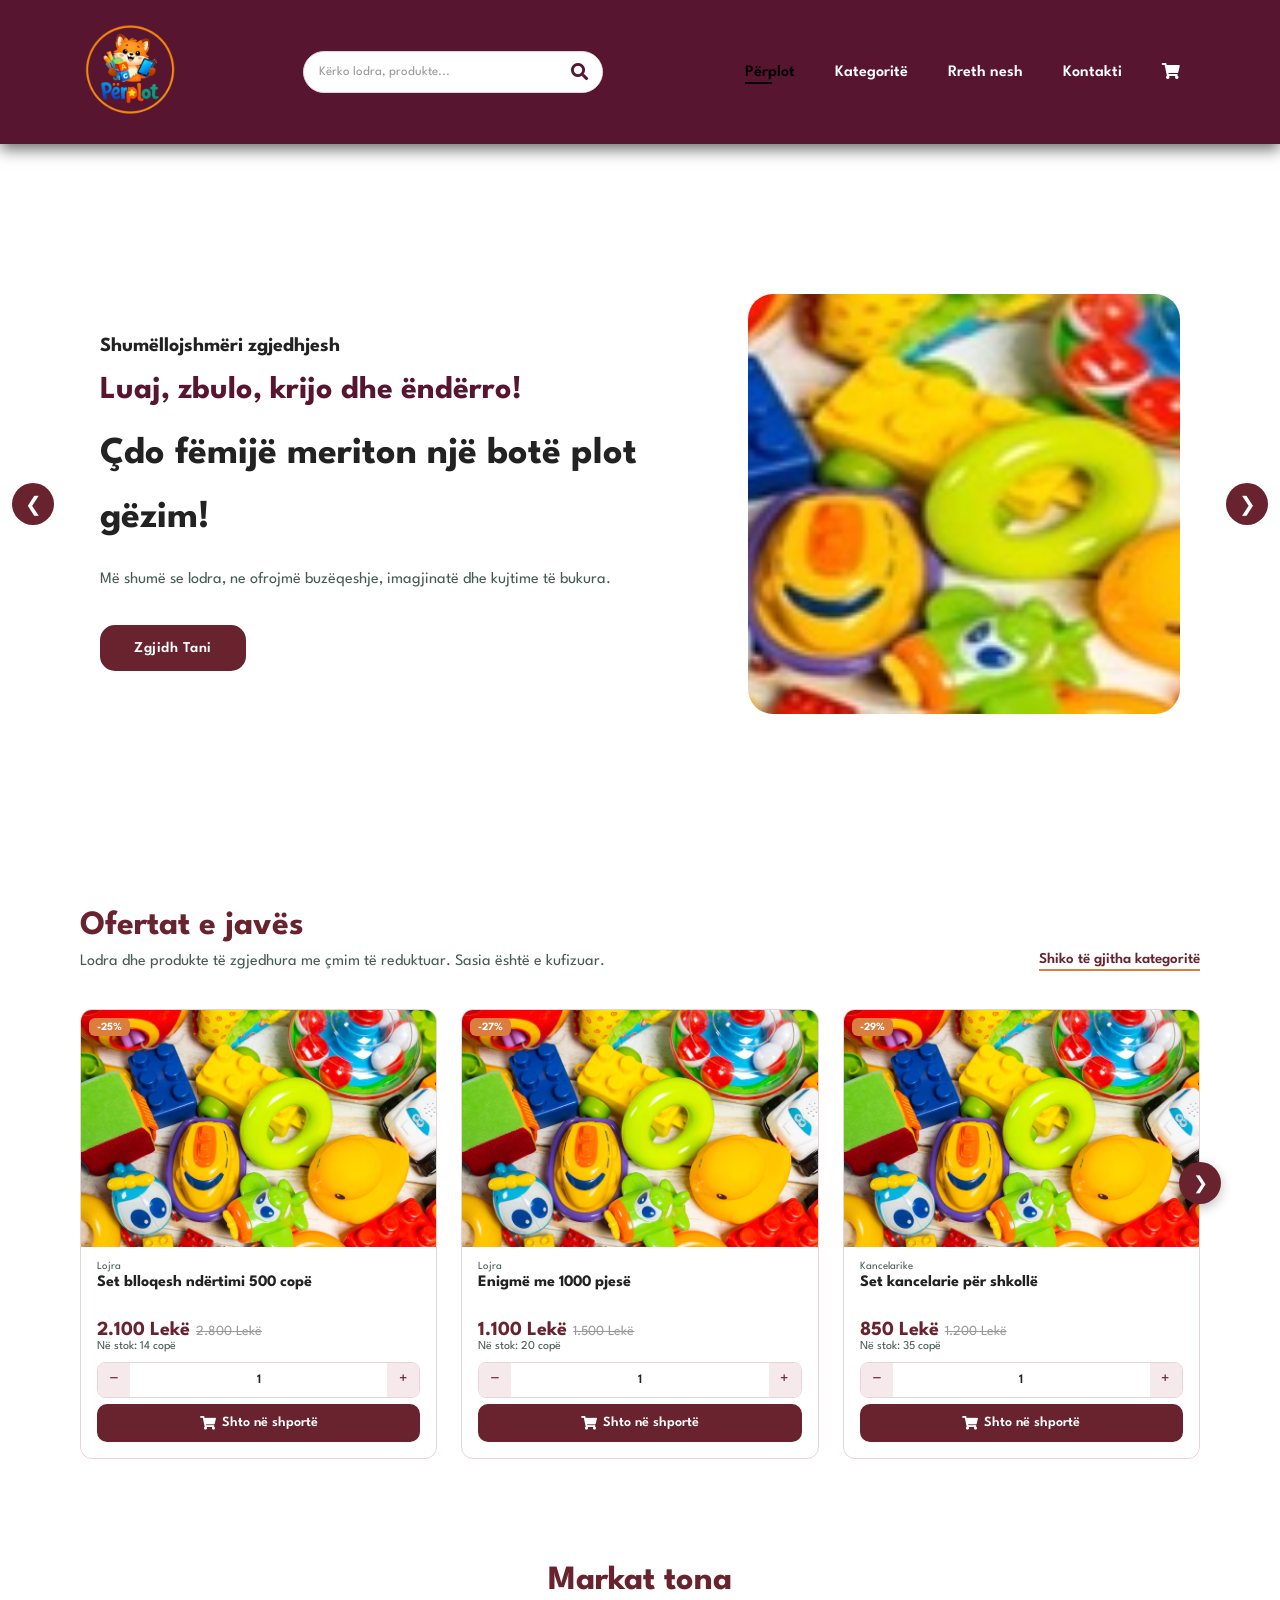
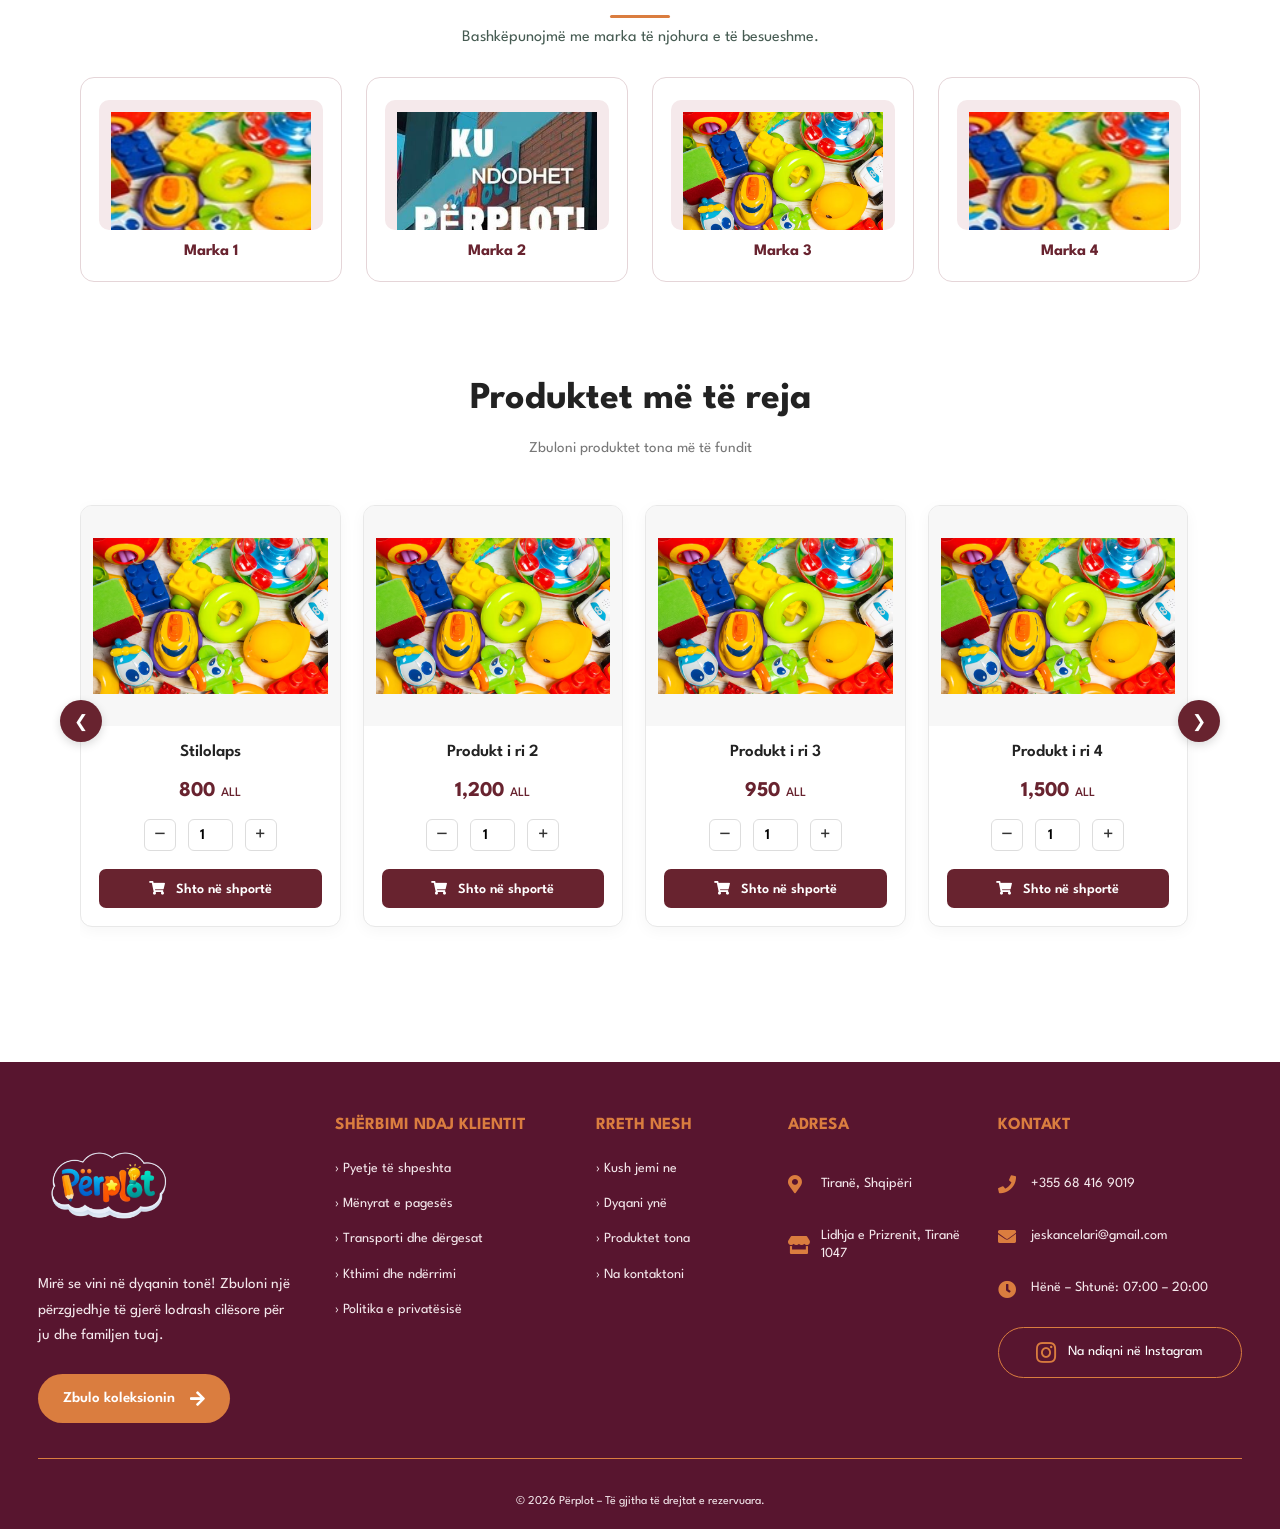
<file: Index.html>
<!DOCTYPE html>
<html lang="sq">

<head>
    <meta charset="UTF-8">
    <meta http-equiv="X-UA-Compatible" content="IE-edge">
    <meta name="viewport" content="width=device-width, initial-scale=1.0">

    <title>Përplot</title>

    <link rel="stylesheet" href="https://use.fontawesome.com/releases/v5.15.4/css/all.css"/>
    <link rel="stylesheet" href="css/index.css">
    <link rel="stylesheet" href="css/products.css">
</head>


<body>
    <div id="header-placeholder"></div>

  
<section id="hero">

    <div class="hero-slider">
        <div class="hero-track">

            <!-- SLIDE 1 -->
            <div class="hero-slide">
                <div class="hero-content">
                    <h4>Shumëllojshmëri zgjedhjesh</h4>
                    <h2>Luaj, zbulo, krijo dhe ëndërro!</h2>
                    <h1>Çdo fëmijë meriton një botë plot gëzim!</h1>
                    <p>Më shumë se lodra, ne ofrojmë buzëqeshje, imagjinatë dhe kujtime të bukura.</p>
                    <button>Zgjidh Tani</button>
                </div>

                <div class="hero-image">
                    <img src="images/prove/feature1.jpg" alt="Lodra për fëmijë">
                </div>
            </div>

            <!-- SLIDE 2 -->
            <div class="hero-slide">
                <div class="hero-content">
                    <h4>Argëtim pa kufij</h4>
                    <h2>Çdo ditë një aventurë e re!</h2>
                    <h1>Lodra që frymëzojnë imagjinatën!</h1>
                    <p>Zbulo lodra të veçanta që i japin jetë çdo momenti të fëmijërisë.</p>
                    <button>Zbulo Koleksionin</button>
                </div>

                <div class="hero-image">
                    <img src="images/prove/1.1.jpg" alt="Koleksion lodrash">
                </div>
            </div>

            <!-- SLIDE 3 -->
            <div class="hero-slide">
                <div class="hero-content">
                    <h4>Botë plot ngjyra</h4>
                    <h2>Gëzimi fillon këtu!</h2>
                    <h1>Dhuro momente që mbeten kujtime!</h1>
                    <p>Gjej dhuratën perfekte për çdo moshë dhe çdo buzëqeshje.</p>
                    <button>Shiko Produktet</button>
                </div>

                <div class="hero-image">
                    <img src="images/prove/feature1.avif" alt="Dhurata për fëmijë">
                </div>
            </div>

        </div>
    </div>

    <!-- SHIGJETAT -->
    <button class="slider-arrow prev" aria-label="Slide i mëparshëm">
        &#10094;
    </button>

    <button class="slider-arrow next" aria-label="Slide tjetër">
        &#10095;
    </button>

</section>


<section id="deals" class="section-p1">

        <div class="deals-head">
            <div>
                <h2>Ofertat e javës</h2>
                <p>Lodra dhe produkte të zgjedhura me çmim të reduktuar. Sasia është e kufizuar.</p>
            </div>
            <a href="shop.html" class="deals-link">Shiko të gjitha kategoritë</a>
        </div>

        <!-- Kartat gjenerohen nga products.js -->
        <div class="product-carousel">
            <button type="button" class="carousel-arrow prev" aria-label="Produktet e mëparshme">&#10094;</button>

            <div id="product-grid" class="product-grid"></div>

            <button type="button" class="carousel-arrow next" aria-label="Produktet e radhës">&#10095;</button>
        </div>

</section>

<section id="brands" class="section-p1">

        <div class="brands-title">
            <h2>Markat tona</h2>
            <p>Bashkëpunojmë me marka të njohura e të besueshme.</p>
        </div>

        <div class="brands-row">
            <div class="brand-card">
                <div class="brand-logo">
                    <img src="images/prove/feature1.jpg" alt="Marka 1">
                </div>
                <h6>Marka 1</h6>
            </div>

            <div class="brand-card">
                <div class="brand-logo">
                    <img src="images/prove/1.1.jpg" alt="Marka 2">
                </div>
                <h6>Marka 2</h6>
            </div>

            <div class="brand-card">
                <div class="brand-logo">
                    <img src="images/prove/feature1.avif" alt="Marka 3">
                </div>
                <h6>Marka 3</h6>
            </div>

            <div class="brand-card">
                <div class="brand-logo">
                    <img src="images/prove/feature1.jpg" alt="Marka 4">
                </div>
                <h6>Marka 4</h6>
            </div>
        </div>

    </section>

    
<section id="new-products" class="section-p1">

    <div class="section-title">
        <h2>Produktet më të reja</h2>
        <p>Zbuloni produktet tona më të fundit</p>
    </div>

    <div class="products-slider">

        <!-- Shigjeta majtas -->
        <button class="slider-btn prev" id="prevProduct">
            &#10094;
        </button>

        <!-- Lista e produkteve -->
        <div class="products-container" id="productsContainer">

            <!-- Produkti 1 -->
            <div class="product-card">

                <a href="shop.html" class="product-image">
                    <img src="images/prove/feature1.avif"
                         alt="Stilolaps">
                </a>

                <div class="product-info">

                    <h4 class="product-name">Stilolaps</h4>

                    <p class="product-price">
                        800 <span>ALL</span>
                    </p>

                    <div class="product-quantity">

                        <button class="quantity-btn minus"
                                type="button">−</button>

                        <input type="number"
                               class="quantity-input"
                               value="1"
                               min="1">

                        <button class="quantity-btn plus"
                                type="button">+</button>

                    </div>

                    <button class="add-to-cart" type="button">
                        <i class="fas fa-shopping-cart"></i>
                        Shto në shportë
                    </button>

                </div>
            </div>


            <!-- Produkti 2 -->
            <div class="product-card">

                <a href="sproduct.html" class="product-image">
                    <img src="images/prove/feature1.avif"
                         alt="Produkt i ri">
                </a>

                <div class="product-info">

                    <h4 class="product-name">Produkt i ri 2</h4>

                    <p class="product-price">
                        1,200 <span>ALL</span>
                    </p>

                    <div class="product-quantity">

                        <button class="quantity-btn minus"
                                type="button">−</button>

                        <input type="number"
                               class="quantity-input"
                               value="1"
                               min="1">

                        <button class="quantity-btn plus"
                                type="button">+</button>

                    </div>

                    <button class="add-to-cart" type="button">
                        <i class="fas fa-shopping-cart"></i>
                        Shto në shportë
                    </button>

                </div>
            </div>


            <!-- Produkti 3 -->
            <div class="product-card">

                <a href="sproduct.html" class="product-image">
                    <img src="images/prove/feature1.avif"
                         alt="Produkt i ri">
                </a>

                <div class="product-info">

                    <h4 class="product-name">Produkt i ri 3</h4>

                    <p class="product-price">
                        950 <span>ALL</span>
                    </p>

                    <div class="product-quantity">

                        <button class="quantity-btn minus"
                                type="button">−</button>

                        <input type="number"
                               class="quantity-input"
                               value="1"
                               min="1">

                        <button class="quantity-btn plus"
                                type="button">+</button>

                    </div>

                    <button class="add-to-cart" type="button">
                        <i class="fas fa-shopping-cart"></i>
                        Shto në shportë
                    </button>

                </div>
            </div>


            <!-- Produkti 4 -->
            <div class="product-card">

                <a href="sproduct.html" class="product-image">
                    <img src="images/prove/feature1.avif"
                         alt="Produkt i ri">
                </a>

                <div class="product-info">

                    <h4 class="product-name">Produkt i ri 4</h4>

                    <p class="product-price">
                        1,500 <span>ALL</span>
                    </p>

                    <div class="product-quantity">

                        <button class="quantity-btn minus"
                                type="button">−</button>

                        <input type="number"
                               class="quantity-input"
                               value="1"
                               min="1">

                        <button class="quantity-btn plus"
                                type="button">+</button>

                    </div>

                    <button class="add-to-cart" type="button">
                        <i class="fas fa-shopping-cart"></i>
                        Shto në shportë
                    </button>

                </div>
            </div>

        <!-- Produkti 4 -->
            <div class="product-card">

                <a href="sproduct.html" class="product-image">
                    <img src="images/prove/feature1.avif"
                         alt="Produkt i ri">
                </a>

                <div class="product-info">

                    <h4 class="product-name">Produkt i ri 3</h4>

                    <p class="product-price">
                        950 <span>ALL</span>
                    </p>

                    <div class="product-quantity">

                        <button class="quantity-btn minus"
                                type="button">−</button>

                        <input type="number"
                               class="quantity-input"
                               value="1"
                               min="1">

                        <button class="quantity-btn plus"
                                type="button">+</button>

                    </div>

                    <button class="add-to-cart" type="button">
                        <i class="fas fa-shopping-cart"></i>
                        Shto në shportë
                    </button>

                </div>
            </div>


        <!-- Produkti 4 -->
                    <div class="product-card">

                <a href="sproduct.html" class="product-image">
                    <img src="images/prove/feature1.avif"
                         alt="Produkt i ri">
                </a>

                <div class="product-info">

                    <h4 class="product-name">Produkt i ri 3</h4>

                    <p class="product-price">
                        950 <span>ALL</span>
                    </p>

                    <div class="product-quantity">

                        <button class="quantity-btn minus"
                                type="button">−</button>

                        <input type="number"
                               class="quantity-input"
                               value="1"
                               min="1">

                        <button class="quantity-btn plus"
                                type="button">+</button>

                    </div>

                    <button class="add-to-cart" type="button">
                        <i class="fas fa-shopping-cart"></i>
                        Shto në shportë
                    </button>

                </div>
            </div>





        </div>

        <!-- Shigjeta djathtas -->
        <button class="slider-btn next" id="nextProduct">
            &#10095;
        </button>

    </div>

</section>







    <div id="footer-placeholder"></div>

    <script src="script.js"></script>
    <script src="load-layout.js"></script>
    <script src="products.js"></script>

</body>


</html>
</file>
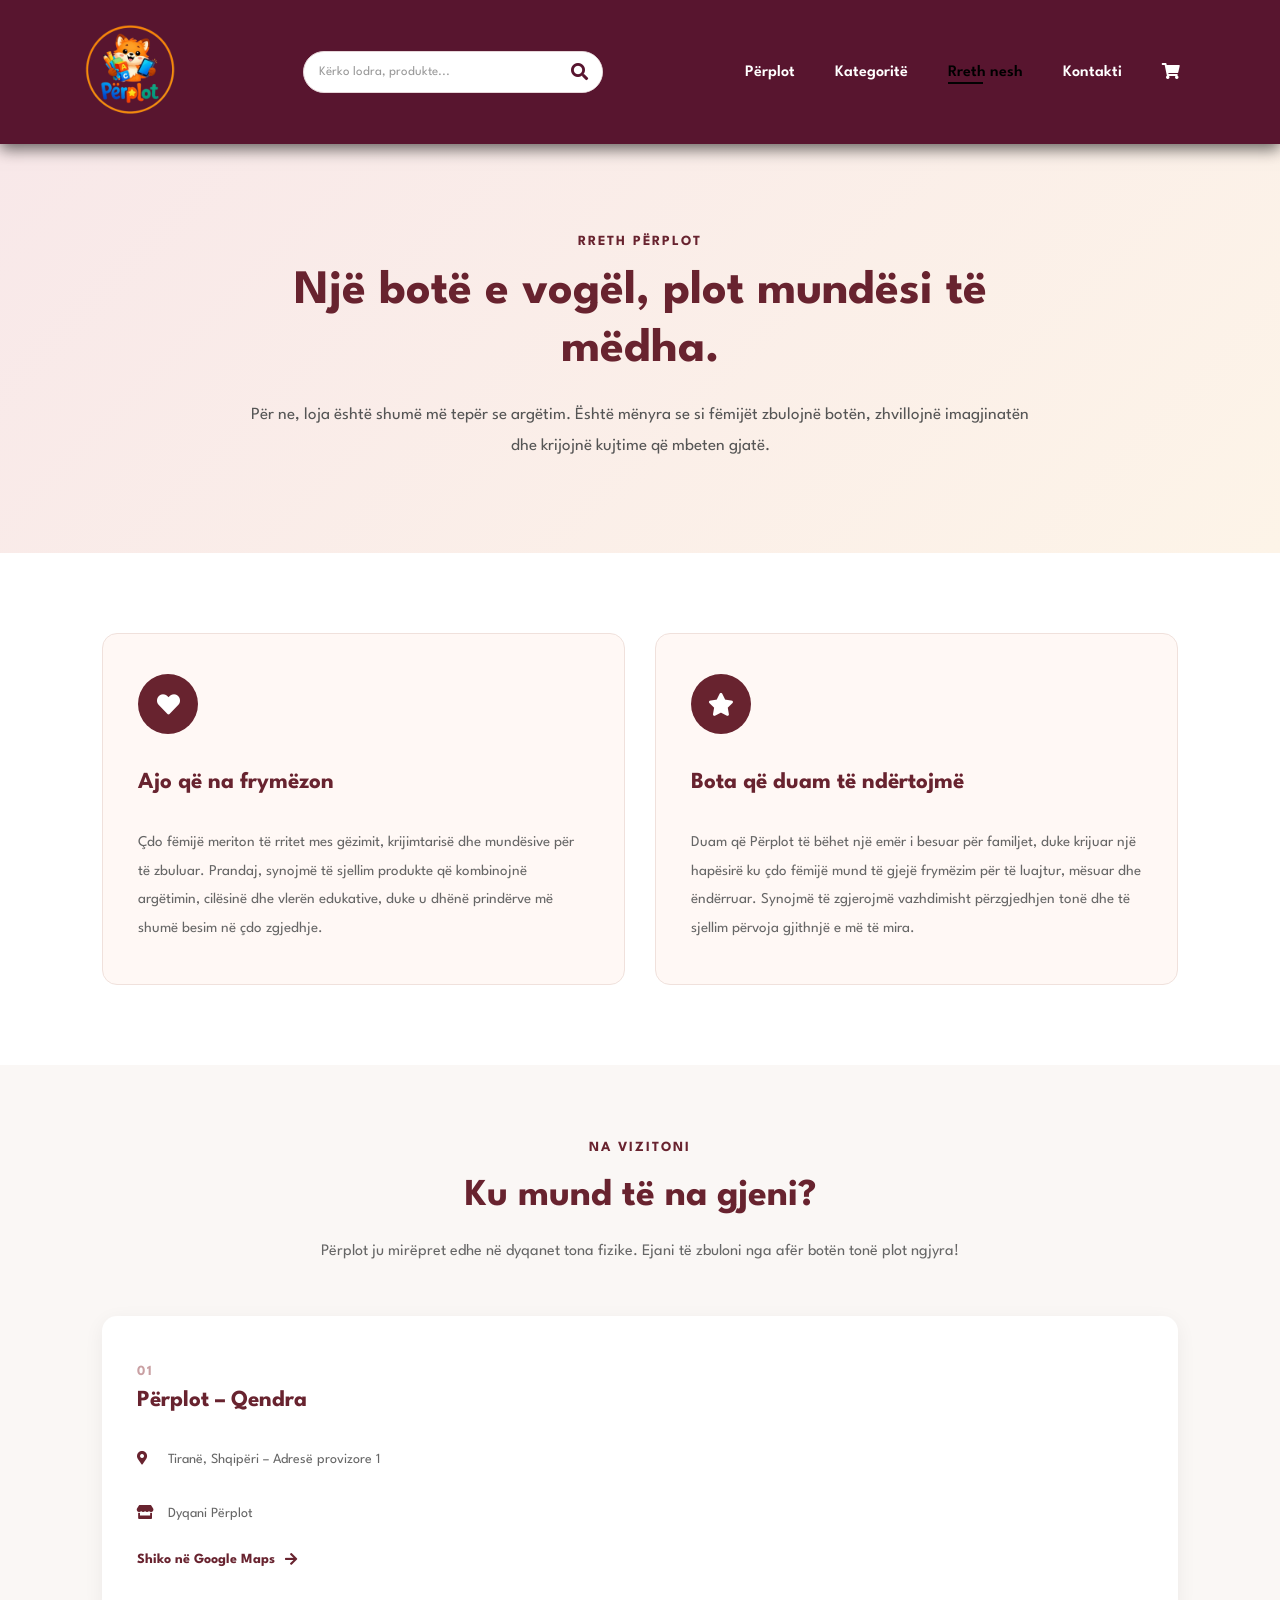
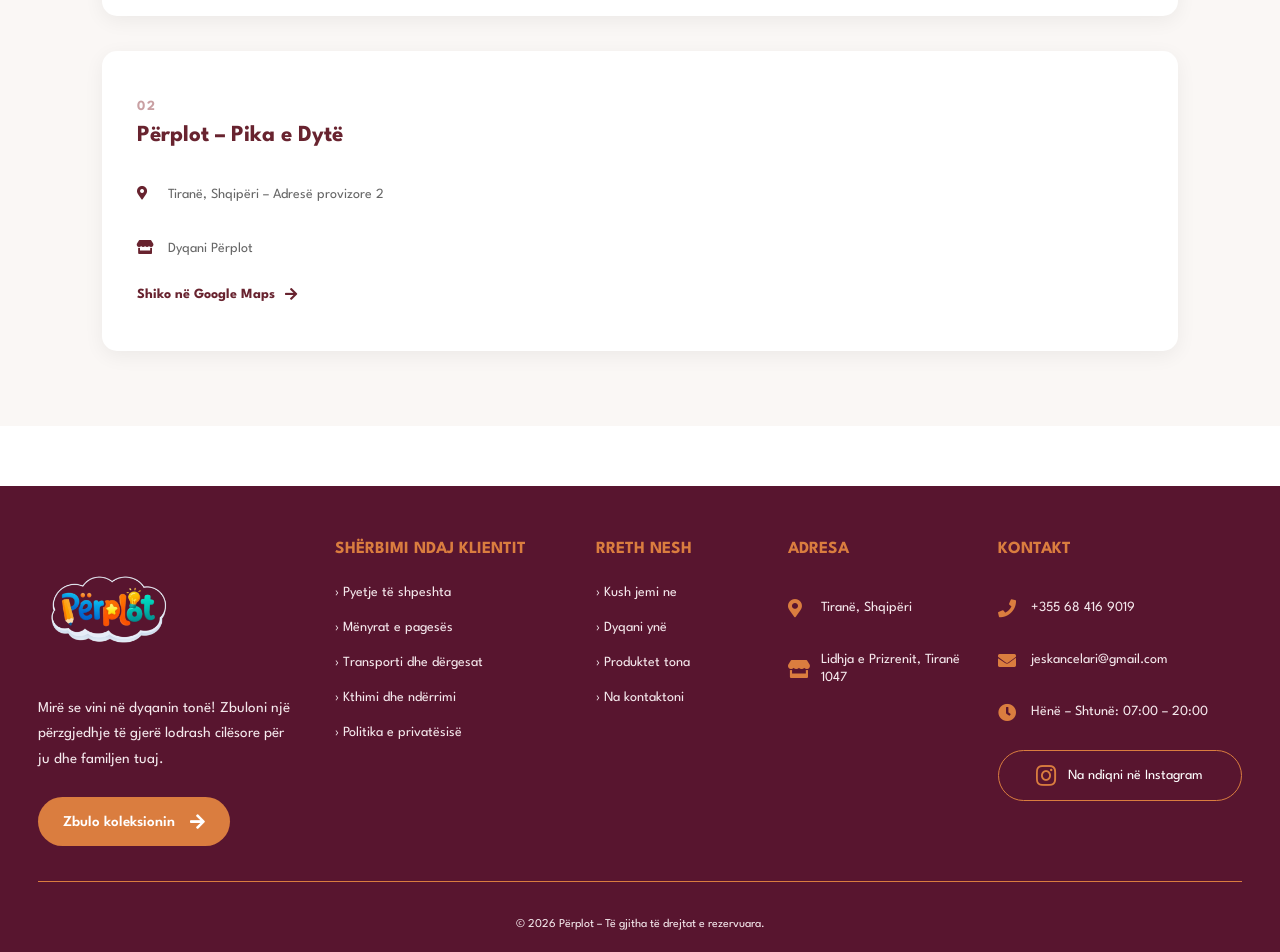
<file: about.html>
<!DOCTYPE html>
<html lang="sq">

<head>
    <meta charset="UTF-8">
    <meta name="viewport" content="width=device-width, initial-scale=1.0">

    <title>Rreth Nesh | Përplot</title>

    <link rel="stylesheet" href="css/style.css">
    <link rel="stylesheet" href="css/index.css">
    <link rel="stylesheet" href="https://use.fontawesome.com/releases/v5.15.4/css/all.css">
</head>

<body>

    <!-- Header -->
    <div id="header-placeholder"></div>

    <main class="about-page">

        <!-- About Introduction -->
        <section class="about-hero">
            <div class="about-hero-content">
                <span class="about-label">Rreth Përplot</span>
                <h1>Një botë e vogël, plot mundësi të mëdha.</h1>
                <p>
                    Për ne, loja është shumë më tepër se argëtim.
                    Është mënyra se si fëmijët zbulojnë botën,
                    zhvillojnë imagjinatën dhe krijojnë kujtime
                    që mbeten gjatë.
                </p>
            </div>
        </section>

        <!-- Mission and Vision -->
        <section class="about-purpose">

            <div class="purpose-card">
                <div class="purpose-icon">
                    <i class="fas fa-heart"></i>
                </div>

                <h2>Ajo që na frymëzon</h2>

                <p>
                    Çdo fëmijë meriton të rritet mes gëzimit,
                    krijimtarisë dhe mundësive për të zbuluar.
                    Prandaj, synojmë të sjellim produkte që
                    kombinojnë argëtimin, cilësinë dhe vlerën
                    edukative, duke u dhënë prindërve më shumë
                    besim në çdo zgjedhje.
                </p>
            </div>

            <div class="purpose-card">
                <div class="purpose-icon">
                    <i class="fas fa-star"></i>
                </div>

                <h2>Bota që duam të ndërtojmë</h2>

                <p>
                    Duam që Përplot të bëhet një emër i besuar
                    për familjet, duke krijuar një hapësirë ku
                    çdo fëmijë mund të gjejë frymëzim për të
                    luajtur, mësuar dhe ëndërruar. Synojmë të
                    zgjerojmë vazhdimisht përzgjedhjen tonë dhe
                    të sjellim përvoja gjithnjë e më të mira.
                </p>
            </div>

        </section>

        <!-- Stores Section -->
        <section class="store-section">

            <div class="store-heading">
                <span class="about-label">Na vizitoni</span>
                <h2>Ku mund të na gjeni?</h2>
                <p>
                    Përplot ju mirëpret edhe në dyqanet tona fizike.
                    Ejani të zbuloni nga afër botën tonë plot ngjyra!
                </p>
            </div>

            <div class="store-container">

                <!-- Store 1 -->
                <div class="store-card">

                    <div class="store-info">
                        <span class="store-number">01</span>
                        <h3>Përplot – Qendra</h3>

                        <p>
                            <i class="fas fa-map-marker-alt"></i>
                            Tiranë, Shqipëri – Adresë provizore 1
                        </p>

                        <p>
                            <i class="fas fa-store"></i>
                            Dyqani Përplot
                        </p>

                        <a
                            href="https://www.google.com/maps/search/?api=1&query=Tirana+Albania"
                            target="_blank"
                            rel="noopener noreferrer"
                            class="map-link">
                            Shiko në Google Maps
                            <i class="fas fa-arrow-right"></i>
                        </a>
                    </div>

                    <div class="store-map">
                        <iframe
                            src="https://maps.google.com/maps?q=Tirana%2C%20Albania&t=&z=14&ie=UTF8&iwloc=&output=embed"
                            width="100%"
                            height="300"
                            style="border:0;"
                            allowfullscreen=""
                            loading="lazy"
                            referrerpolicy="no-referrer-when-downgrade"
                            title="Harta e dyqanit Përplot - Pika 1">
                        </iframe>
                    </div>

                </div>

                <!-- Store 2 -->
                <div class="store-card">

                    <div class="store-info">
                        <span class="store-number">02</span>
                        <h3>Përplot – Pika e Dytë</h3>

                        <p>
                            <i class="fas fa-map-marker-alt"></i>
                            Tiranë, Shqipëri – Adresë provizore 2
                        </p>

                        <p>
                            <i class="fas fa-store"></i>
                            Dyqani Përplot
                        </p>

                        <a
                            href="https://www.google.com/maps/search/?api=1&query=Tirana+Albania"
                            target="_blank"
                            rel="noopener noreferrer"
                            class="map-link">
                            Shiko në Google Maps
                            <i class="fas fa-arrow-right"></i>
                        </a>
                    </div>

                    <div class="store-map">
                        <iframe
                            src="https://maps.google.com/maps?q=Tirana%2C%20Albania&t=&z=14&ie=UTF8&iwloc=&output=embed"
                            width="100%"
                            height="300"
                            style="border:0;"
                            allowfullscreen=""
                            loading="lazy"
                            referrerpolicy="no-referrer-when-downgrade"
                            title="Harta e dyqanit Përplot - Pika 2">
                        </iframe>
                    </div>

                </div>

            </div>

        </section>

    </main>

    <!-- Footer -->
    <div id="footer-placeholder"></div>

    <!-- JavaScript -->
    <script src="load-layout.js"></script>
    <script src="script.js"></script>

</body>
</html>
</file>
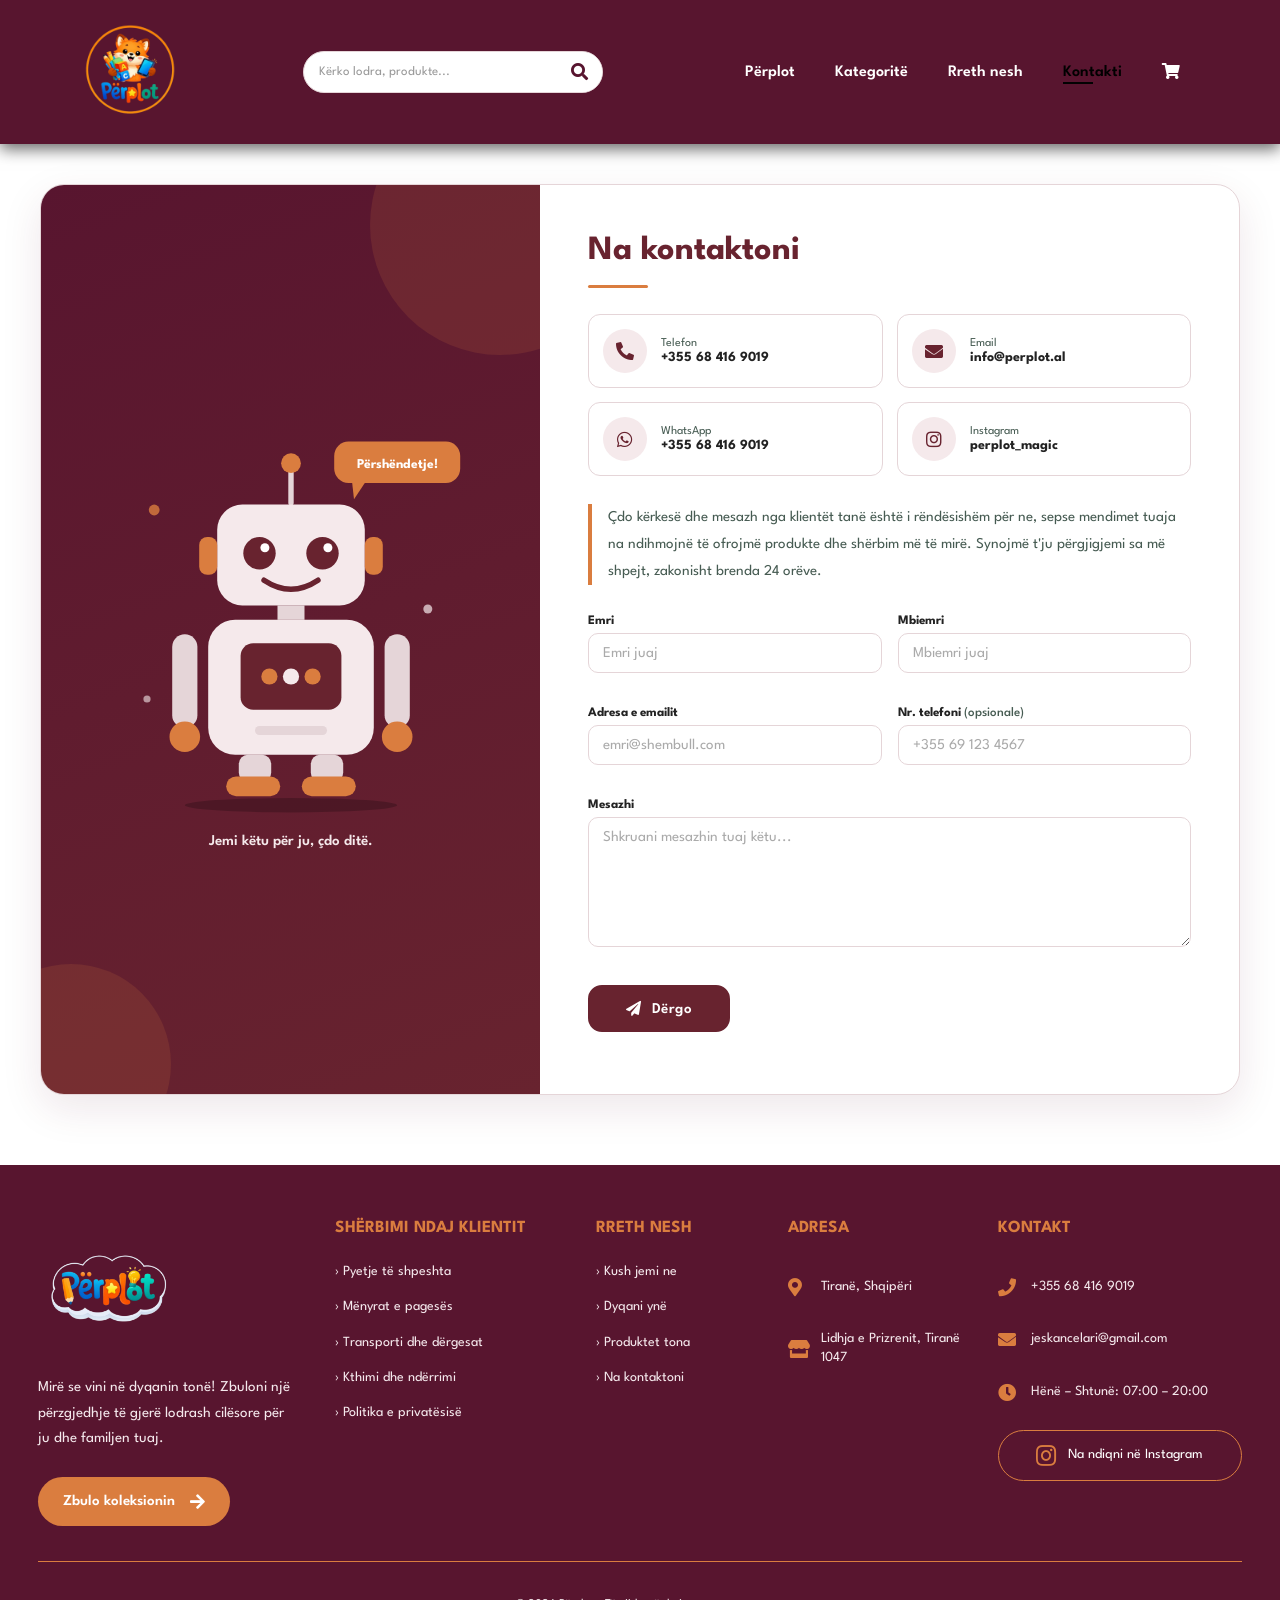
<file: contact.html>
<!DOCTYPE html>
<html lang="sq">

<head>
    <meta charset="UTF-8">
    <meta http-equiv="X-UA-Compatible" content="IE=edge">
    <meta name="viewport" content="width=device-width, initial-scale=1.0">

    <title>Kontakti | Përplot</title>

    <link rel="stylesheet" href="https://use.fontawesome.com/releases/v5.15.4/css/all.css"/>
    <link rel="stylesheet" href="css/index.css">
    <link rel="stylesheet" href="css/contact.css">
</head>

<body>

    <!-- HEADER (ngarkohet nga components/header.html) -->
    <div id="header-placeholder"></div>

    <main id="contact-page">
        <div class="contact-wrap">

            <!-- MAJTAS: ilustrim lodre/roboti -->
            <aside class="contact-visual" aria-hidden="true">

                <svg viewBox="0 0 400 430" xmlns="http://www.w3.org/2000/svg" role="img">
                    <!-- Antena -->
                    <line x1="200" y1="46" x2="200" y2="82" stroke="#e5d5d8" stroke-width="6" stroke-linecap="round"/>
                    <circle cx="200" cy="38" r="11" fill="#da7d3f"/>

                    <!-- Balonë fjalimi -->
                    <rect x="248" y="14" width="140" height="46" rx="16" fill="#da7d3f"/>
                    <path d="M268 60 L282 60 L270 78 Z" fill="#da7d3f"/>
                    <text x="318" y="43" text-anchor="middle" font-size="15" font-weight="700" fill="#ffffff" font-family="Spartan, sans-serif">Përshëndetje!</text>

                    <!-- Koka -->
                    <rect x="118" y="84" width="164" height="112" rx="28" fill="#f5e9eb"/>
                    <rect x="98" y="120" width="20" height="42" rx="9" fill="#da7d3f"/>
                    <rect x="282" y="120" width="20" height="42" rx="9" fill="#da7d3f"/>

                    <!-- Sytë -->
                    <circle cx="165" cy="138" r="18" fill="#68232F"/>
                    <circle cx="235" cy="138" r="18" fill="#68232F"/>
                    <circle cx="171" cy="132" r="5" fill="#ffffff"/>
                    <circle cx="241" cy="132" r="5" fill="#ffffff"/>

                    <!-- Buzëqeshja -->
                    <path d="M170 168 Q200 188 230 168" fill="none" stroke="#68232F" stroke-width="6" stroke-linecap="round"/>

                    <!-- Qafa -->
                    <rect x="185" y="196" width="30" height="16" fill="#e5d5d8"/>

                    <!-- Trupi -->
                    <rect x="108" y="212" width="184" height="150" rx="30" fill="#f5e9eb"/>
                    <rect x="144" y="238" width="112" height="74" rx="14" fill="#68232F"/>
                    <circle cx="176" cy="275" r="9" fill="#da7d3f"/>
                    <circle cx="200" cy="275" r="9" fill="#f5e9eb"/>
                    <circle cx="224" cy="275" r="9" fill="#da7d3f"/>
                    <rect x="160" y="330" width="80" height="10" rx="5" fill="#e5d5d8"/>

                    <!-- Krahët -->
                    <rect x="68" y="228" width="28" height="104" rx="14" fill="#e5d5d8"/>
                    <rect x="304" y="228" width="28" height="104" rx="14" fill="#e5d5d8"/>
                    <circle cx="82" cy="342" r="17" fill="#da7d3f"/>
                    <circle cx="318" cy="342" r="17" fill="#da7d3f"/>

                    <!-- Këmbët -->
                    <rect x="142" y="362" width="36" height="30" rx="10" fill="#e5d5d8"/>
                    <rect x="222" y="362" width="36" height="30" rx="10" fill="#e5d5d8"/>
                    <rect x="128" y="386" width="60" height="22" rx="11" fill="#da7d3f"/>
                    <rect x="212" y="386" width="60" height="22" rx="11" fill="#da7d3f"/>

                    <!-- Hije -->
                    <ellipse cx="200" cy="418" rx="118" ry="8" fill="rgba(0,0,0,0.22)"/>

                    <!-- Yje dekorative -->
                    <circle cx="48" cy="90" r="6" fill="#da7d3f" opacity=".8"/>
                    <circle cx="352" cy="200" r="5" fill="#f5e9eb" opacity=".7"/>
                    <circle cx="40" cy="300" r="4" fill="#f5e9eb" opacity=".6"/>
                </svg>

                <p class="visual-caption">Jemi këtu për ju, çdo ditë.</p>
            </aside>

            <!-- DJATHTAS: përmbajtja -->
            <div class="contact-content">

                <h1>Na kontaktoni</h1>

                <!-- 1. TË DHËNAT E KONTAKTIT -->
                <ul class="contact-info">
                    <li>
                        <a class="info-item" href="tel:+355691234567">
                            <span class="info-icon"><i class="fas fa-phone-alt"></i></span>
                            <span>
                                <span class="info-label">Telefon</span>
                                <span class="info-value">+355 68 416 9019</span>
                            </span>
                        </a>
                    </li>

                    <li>
                        <a class="info-item" href="mailto:info@perplot.al">
                            <span class="info-icon"><i class="fas fa-envelope"></i></span>
                            <span>
                                <span class="info-label">Email</span>
                                <span class="info-value">info@perplot.al</span>
                            </span>
                        </a>
                    </li>

                    <li>
                        <a class="info-item" href="https://wa.me/355691234567" target="_blank" rel="noopener">
                            <span class="info-icon"><i class="fab fa-whatsapp"></i></span>
                            <span>
                                <span class="info-label">WhatsApp</span>
                                <span class="info-value">+355 68 416 9019</span>
                            </span>
                        </a>
                    </li>

                    <li>
                        <a class="info-item" href="https://www.instagram.com/perplot_magic/" target="_blank" rel="noopener">
                            <span class="info-icon"><i class="fab fa-instagram"></i></span>
                            <span>
                                <span class="info-label">Instagram</span>
                                <span class="info-value">perplot_magic</span>
                            </span>
                        </a>
                    </li>
                </ul>

                <!-- 2. DY FJALI -->
                <p class="contact-lead">
                    Çdo kërkesë dhe mesazh nga klientët tanë është i rëndësishëm për ne, sepse mendimet tuaja na ndihmojnë të ofrojmë produkte dhe shërbim më të mirë.
                    Synojmë t'ju përgjigjemi sa më shpejt, zakonisht brenda 24 orëve.
                </p>

                <!-- 3. FORMA -->
                <form id="contact-form" novalidate>

                    <div class="form-row">
                        <div class="form-group">
                            <label for="contact-first-name">Emri</label>
                            <input type="text" id="contact-first-name" name="first_name" autocomplete="given-name" placeholder="Emri juaj" aria-describedby="err-first-name">
                            <p class="field-error" id="err-first-name"></p>
                        </div>

                        <div class="form-group">
                            <label for="contact-last-name">Mbiemri</label>
                            <input type="text" id="contact-last-name" name="last_name" autocomplete="family-name" placeholder="Mbiemri juaj" aria-describedby="err-last-name">
                            <p class="field-error" id="err-last-name"></p>
                        </div>
                    </div>

                    <div class="form-row">
                        <div class="form-group">
                            <label for="contact-email">Adresa e emailit</label>
                            <input type="email" id="contact-email" name="email" autocomplete="email" placeholder="emri@shembull.com" aria-describedby="err-email">
                            <p class="field-error" id="err-email"></p>
                        </div>

                        <div class="form-group">
                            <label for="contact-phone">Nr. telefoni <span class="optional">(opsionale)</span></label>
                            <input type="tel" id="contact-phone" name="phone" autocomplete="tel" placeholder="+355 69 123 4567" aria-describedby="err-phone">
                            <p class="field-error" id="err-phone"></p>
                        </div>
                    </div>

                    <div class="form-group">
                        <label for="contact-message">Mesazhi</label>
                        <textarea id="contact-message" name="message" rows="5" placeholder="Shkruani mesazhin tuaj këtu..." aria-describedby="err-message"></textarea>
                        <p class="field-error" id="err-message"></p>
                    </div>

                    <!-- Honeypot kundër spam-it (mos e fshi) -->
                    <input type="text" name="_honey" class="hp" tabindex="-1" autocomplete="off" aria-hidden="true">

                    <button type="submit" class="contact-submit" id="contact-submit">
                        <i class="fas fa-paper-plane"></i> Dërgo
                    </button>

                    <p id="form-status" role="status" aria-live="polite"></p>
                </form>

            </div>
        </div>
    </main>

    <!-- FOOTER (ngarkohet nga components/footer.html) -->
    <div id="footer-placeholder"></div>

    <script src="script.js"></script>
    <script src="load-layout.js"></script>
    <script src="search.js"></script>
    <script src="contact.js"></script>

</body>

</html>
</file>
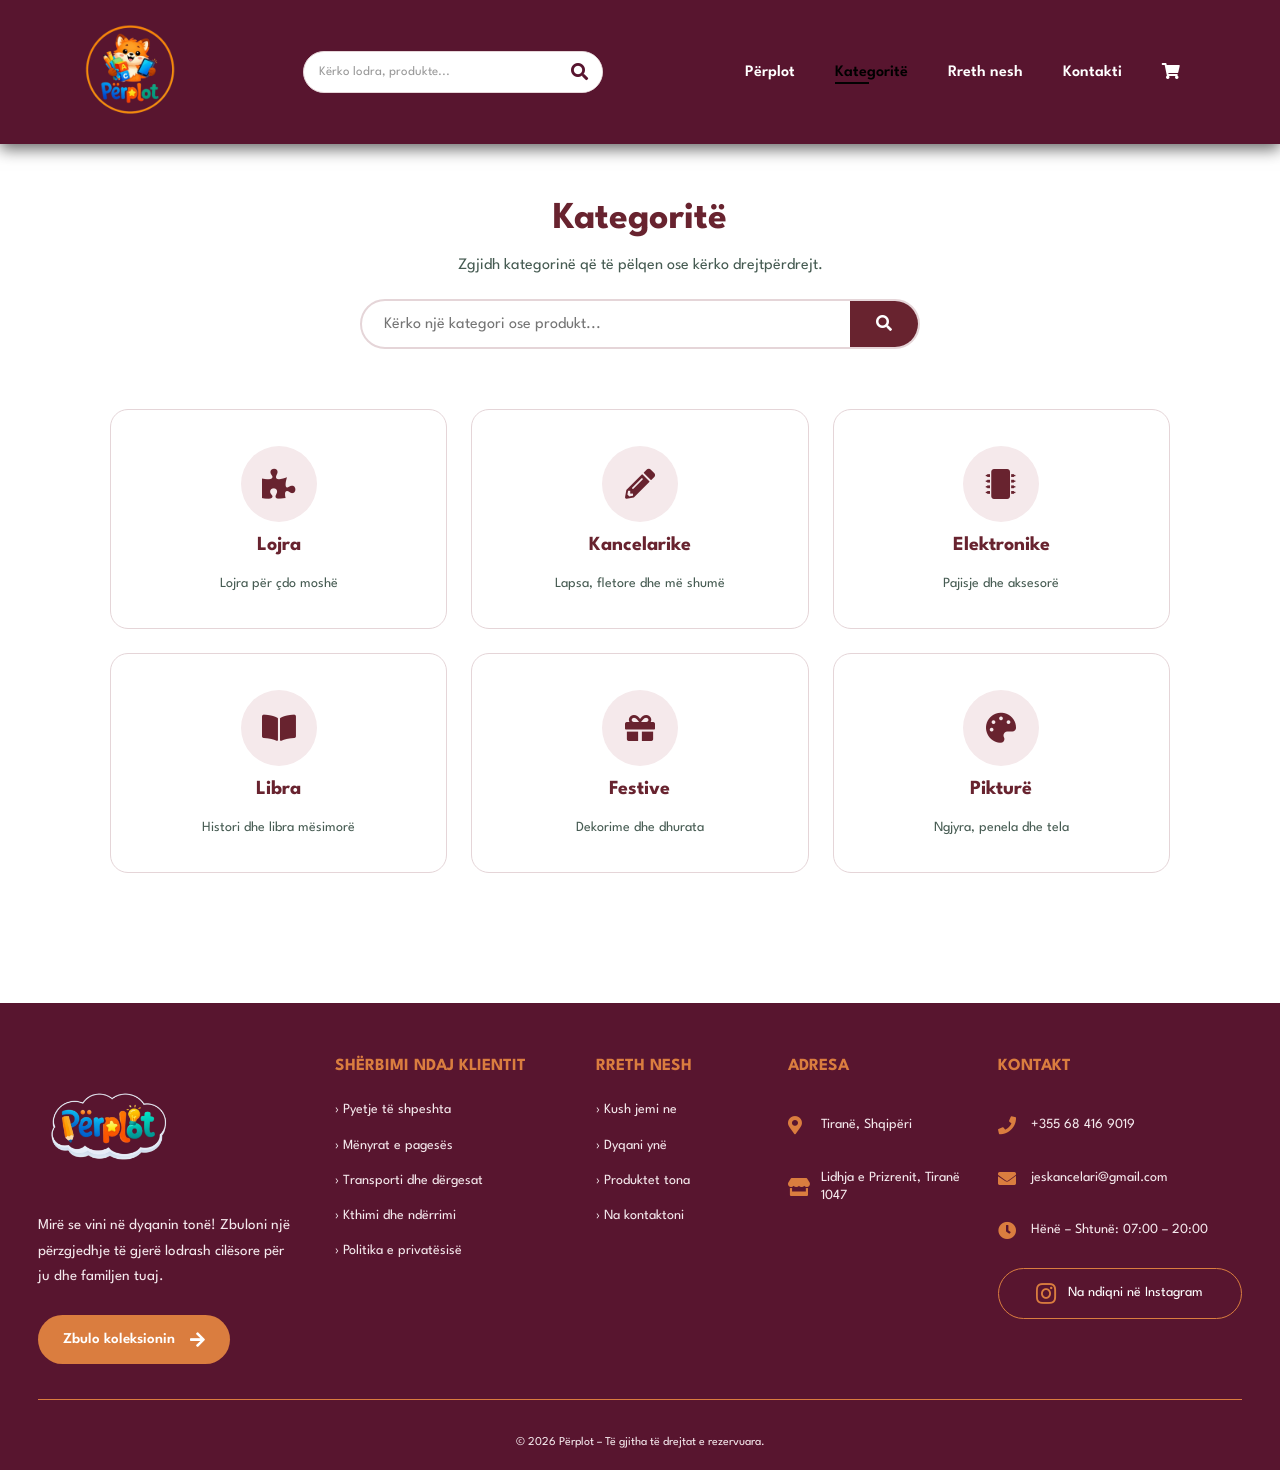
<file: shop.html>
<!DOCTYPE html>
<html lang="sq">

<head>
    <meta charset="UTF-8">
    <meta http-equiv="X-UA-Compatible" content="IE=edge">
    <meta name="viewport" content="width=device-width, initial-scale=1.0">

    <title>Kategoritë | Përplot</title>

    <link rel="stylesheet" href="https://use.fontawesome.com/releases/v5.15.4/css/all.css"/>
    <link rel="stylesheet" href="css/index.css">
    <link rel="stylesheet" href="css/shop.css">
</head>

<body>

    <!-- HEADER (ngarkohet nga components/header.html) -->
    <div id="header-placeholder"></div>

    <main id="categories-page">

        <!-- TITULLI + KËRKIMI NË MES -->
        <section id="categories-hero">
            <h1>Kategoritë</h1>
            <p>Zgjidh kategorinë që të pëlqen ose kërko drejtpërdrejt.</p>

            <form id="category-search-form" action="search.html" method="GET" role="search">
                <input
                    type="search"
                    id="category-search-input"
                    name="q"
                    placeholder="Kërko një kategori ose produkt..."
                    autocomplete="off"
                    aria-label="Kërko kategori">
                <button type="submit" aria-label="Kërko">
                    <i class="fas fa-search"></i>
                </button>
            </form>
        </section>

        <!-- KATEGORITË -->
        <section id="category-grid" class="section-p1">

            <a class="category-card" href="search.html?q=lojra" data-name="lojra">
                <span class="category-icon"><i class="fas fa-puzzle-piece"></i></span>
                <h3>Lojra</h3>
                <p>Lojra për çdo moshë</p>
            </a>

            <a class="category-card" href="search.html?q=kancelarike" data-name="kancelarike">
                <span class="category-icon"><i class="fas fa-pencil-alt"></i></span>
                <h3>Kancelarike</h3>
                <p>Lapsa, fletore dhe më shumë</p>
            </a>

            <a class="category-card" href="search.html?q=elektronike" data-name="elektronike">
                <span class="category-icon"><i class="fas fa-microchip"></i></span>
                <h3>Elektronike</h3>
                <p>Pajisje dhe aksesorë</p>
            </a>

            <a class="category-card" href="search.html?q=libra" data-name="libra">
                <span class="category-icon"><i class="fas fa-book-open"></i></span>
                <h3>Libra</h3>
                <p>Histori dhe libra mësimorë</p>
            </a>

            <a class="category-card" href="search.html?q=festive" data-name="festive">
                <span class="category-icon"><i class="fas fa-gift"></i></span>
                <h3>Festive</h3>
                <p>Dekorime dhe dhurata</p>
            </a>

            <a class="category-card" href="search.html?q=pikture" data-name="pikture">
                <span class="category-icon"><i class="fas fa-palette"></i></span>
                <h3>Pikturë</h3>
                <p>Ngjyra, penela dhe tela</p>
            </a>

        </section>

        <p id="no-category" hidden>Nuk u gjet asnjë kategori me këtë emër.</p>

    </main>

    <!-- FOOTER (ngarkohet nga components/footer.html) -->
    <div id="footer-placeholder"></div>

    <script src="script.js"></script>
    <script src="load-layout.js"></script>
    <script src="search.js"></script>
    <script src="shop.js"></script>

</body>

</html>
</file>
<file: css/index.css>
@import url('https://fonts.googleapis.com/css2?family=Spartan:wght@100;200;300;400;500;600;700;800;900&display=swap');

*{
    margin:0;
    padding: 0;
    box-sizing: border-box;
    font-family: 'Spartan', snas-serif;
}

h1{
    font-size: 50px;
    line-height: 64px;
    color: #222;
}

h2{
    font-size: 46px;
    line-height: 54px;
    color: #222;
}
h4{
    font-size: 20px;
    color: #222;
}

h6{
    font-size: 16px;
    color: #222;
}

p {
    font-size: 16px;
    color: #465b52;
    margin: 15px 0 2px 0;
}

.section-p1{
    padding: 40px 80px;
}

.section-m1{
    margin: 40px 0;
}

body{
    width: 100%;
}

/*Header strat */


/* SEARCH BAR */
#header a img{
    width:100px;
    height: auto;
    object-fit: contain;
}   

#search-form {
    display: flex;
    align-items: center;
    width: 300px;
    height: 42px;
    background-color: #ffffff;
    border-radius: 25px;
    overflow: hidden;
    border: 1px solid #e5d5d8;
    transition: 0.3s ease;
}

#search-form:focus-within {
    box-shadow: 0 0 0 3px rgba(255, 255, 255, 0.2);
}

#search-input {
    flex: 1;
    width: 100%;
    height: 100%;
    border: none;
    outline: none;
    padding: 0 15px;
    font-size: 13px;
    color: #333;
    background: transparent;
}

#search-input::placeholder {
    color: #999;
}

#search-form button {
    width: 45px;
    height: 100%;
    border: none;
    background-color: #ffffff;
    color: #58152F;
    font-size: 17px;
    cursor: pointer;
    transition: 0.3s ease;
}

#search-form button:hover {
    background-color: #f5e9eb;
}

/* HEADER RESPONSIVE */

@media (max-width: 1100px) {
    #header {
        padding: 20px 30px;
        flex-wrap: wrap;
        gap: 15px;
    }

    #search-form {
        width: 260px;
    }
}

@media (max-width: 768px) {
    #header {
        justify-content: center;
    }

    #search-form {
        width: 100%;
        max-width: 400px;
        order: 3;
    }

    #nevbar {
        flex-wrap: wrap;
        gap: 12px;
    }

    #nevbar li {
        padding: 5px;
    }
}


#header{
    display: flex;
    align-items: center;
    justify-content: space-between;
    padding: 20px 80px ;
    background: #58152F;
    box-shadow: 0 5px 15px rgba(0, 0, 0, 0.6);
    z-index: 999;
    position: sticky; 
    top: 0;
    left: 0;
}


#nevbar {
    display: flex;
    align-items: center;
    justify-content: center;
}

#nevbar li{
    list-style: none;
    padding: 0 20px;
    position: relative;
}

#nevbar li a{
    text-decoration: none;
    font-size: 16px;
    font-weight: 600;
    color: #ffffff;
    transition: 0.3s ease;
}

#nevbar li a:hover,
#nevbar li a.active{
    color: #000000;
}

#nevbar li a.active::after,
#nevbar li a:hover::after{
    content: "";
    width: 30%;
    height: 2px;
    background-color: #020202 ;
    position: absolute;
    bottom: -4px;
    left:20px;
}





  

/*Home page*/

/* HERO SECTION */

#hero {
    position: relative;
    width: 100%;
    min-height: 80vh;
    padding: 0 50px;
    display: flex;
    align-items: center;
    overflow: hidden;
}

/* SLIDER */

.hero-slider {
    width: 100%;
    overflow: hidden;
}

.hero-track {
    display: flex;
    width: 100%;
    transition: transform 0.8s ease-in-out;
}

/* ÇDO SLIDE */

.hero-slide {
    flex: 0 0 100%;
    min-width: 100%;
    display: flex;
    align-items: center;
    justify-content: space-between;
    gap: 30px;
    padding:50px ;
}

/* TEKSTI */

.hero-content {
    flex: 1;
    min-width: 0;
    padding: 20px 0;
}

.hero-content h4 {
    padding-bottom: 15px;
    font-size: 20px;
}

.hero-content h2 {
    color: #58152F;
    font-size: 32px;
    line-height: 1.3;
    margin-bottom: 10px;
}

.hero-content h1 {
    font-size: 38px;
    max-width: 100%;
    margin-bottom: 15px;
    line-height: 1.7;
}

.hero-content p {
    font-size: 16px;
    line-height: 1.7;
    max-width: 550px;
}

/* FOTOJA */

.hero-image {
    flex: 0 0 40%;
    width: 40%;
    height: 420px;
    overflow: hidden;
    border-radius: 25px;
}

.hero-image img {
    width: 100%;
    height: 100%;
    object-fit: cover;
    display: block;
}

/* BUTONI */

.hero-content button {
    background-color: #68232F;
    color: #FFFFFF;
    border: 2px solid #68232F;
    border-radius: 15px;
    padding: 14px 32px;
    cursor: pointer;
    font-weight: 600;
    font-size: 15px;
    letter-spacing: 0.5px;
    transition: 0.3s ease;
    margin-top: 30px;
}

.hero-content button:hover {
    background-color: transparent;
    color: #68232F;
    transform: translateY(-3px);
    box-shadow: 0 5px 12px rgba(104, 35, 47, 0.15);
}

/* SHIGJETAT */

.slider-arrow {
    position: absolute;
    top: 50%;
    transform: translateY(-50%);
    width: 42px;
    height: 42px;
    border: none;
    border-radius: 50%;
    background-color: #68232F;
    color: white;
    font-size: 20px;
    cursor: pointer;
    z-index: 5;
    transition: 0.3s ease;
}

.slider-arrow:hover {
    background-color: #8d3545;
}

.slider-arrow.prev {
    left: 12px;
}

.slider-arrow.next {
    right: 12px;
}

/* RESPONSIVE */

@media (max-width: 768px) {

    #hero {
        padding: 30px 45px;
        min-height: auto;
    }

    .hero-slide {
        flex-direction: column;
        align-items: flex-start;
    }

    .hero-content {
        width: 100%;
    }

    .hero-content h2 {
        font-size: 25px;
    }

    .hero-content h1 {
        font-size: 29px;
    }

    .hero-image {
        width: 100%;
        height: 280px;
    }

    .slider-arrow.prev {
        left: 2px;
    }

    .slider-arrow.next {
        right: 2px;
    }
}





/* SEARCH RESULTS */

#search-results {
    padding: 50px 80px;
    min-height: 60vh;
}

#search-results h2 {
    font-size: 28px;
    color: #68232F;
    margin-bottom: 15px;
}

#search-message {
    font-size: 14px;
    color: #666;
    margin-bottom: 25px;
}

.search-result {
    padding: 20px;
    margin-bottom: 15px;
    border: 1px solid #e5d5d8;
    border-radius: 8px;
    transition: 0.3s ease;
}

.search-result:hover {
    box-shadow: 0 4px 12px rgba(0, 0, 0, 0.08);
    transform: translateY(-2px);
}

.search-result h3 {
    color: #68232F;
    font-size: 18px;
    margin-bottom: 10px;
}

.search-result p {
    color: #666;
    font-size: 14px;
    margin-bottom: 12px;
}

.search-result a {
    color: #68232F;
    font-weight: 600;
    text-decoration: none;
}

.search-result a:hover {
    text-decoration: underline;
}


/* Footer start*/ 

/* FOOTER */


/* ==============================
   FOOTER - PERPLOT
============================== */

.footer {
    background: #58152F;
    color: #ffffff;
    padding: 55px 3% 20px;
    margin-top: 60px;
    width: 100%;
}

/* FOOTER CONTAINER */

.footer-container {
    max-width: 1500px;
    margin: 0 auto;

    display: grid;
    grid-template-columns: 1.5fr 1.3fr 0.9fr 1fr 1.4fr;

    gap: 35px;
    padding-bottom: 35px;
}

/* LOGO AND ABOUT */

.footer-brand {
    display: flex;
}

.footer-brand img {
    width: 140px;
    height: 140px;
    align-items: center;
    display: flex;
}

.footer-brand h2 {
    color: #ffffff;
    font-size: 30px;
    font-weight: 700;
}

.footer-about p {
    color: #f5e9ed;
    font-size: 15px;
    line-height: 1.7;
    margin-bottom: 25px;
    max-width: 300px;
}

/* FOOTER BUTTON */

.footer-button {
    display: inline-flex;
    align-items: center;
    gap: 15px;

    background: #da7d3f;
    color: #ffffff;

    padding: 16px 25px;
    border-radius: 30px;

    text-decoration: none;
    font-size: 15px;
    font-weight: 600;

    transition: 0.3s;
}

.footer-button:hover {
    background: #da7d3f;
    transform: translateY(-3px);
}

.footer-button i {
    font-size: 17px;
}

/* FOOTER COLUMNS */

.footer-column {
    display: flex;
    flex-direction: column;
    gap: 17px;
}

.footer-column h4 {
    color: #da7d3f;
    font-size: 17px;
    font-weight: 700;
    margin-bottom: 10px;
}

.footer-column a,
.footer-column p {
    color: #f5e9ed;
    font-size: 14px;
    line-height: 1.3;
    text-decoration: none;
    transition: 0.3s;
}

.footer-column a:hover {
    color: #da7d3f;
    padding-left: 5px;
}

/* ADDRESS AND CONTACT ICONS */

.footer-column p {
    display: flex;
    align-items: center;
    gap: 13px;
}

.footer-column p i {
    color: #da7d3f;
    font-size: 18px;
    min-width: 20px;
}

/* INSTAGRAM */

.instagram-link {
    display: flex;
    align-items: center;
    justify-content: center;
    gap: 12px;

    border: 1px solid #da7d3f;
    border-radius: 30px;

    padding: 13px 15px;
    margin-top: 10px;

    color: #ffffff !important;
    white-space: nowrap;
}

.instagram-link i {
    font-size: 23px;
    color: #da7d3f;
}

.instagram-link:hover {
    background: #da7d3f;
    padding-left: 15px !important;
}

/* COPYRIGHT */

.footer-bottom {
    max-width: 1500px;
    margin: 0 auto;

    border-top: 1px solid #da7d3f;
    padding-top: 22px;

    text-align: center;
}

.footer-bottom p {
    color: #f5e9ed;
    font-size: 12px;
}

/* ==============================
   RESPONSIVE DESIGN
============================== */

@media (max-width: 1100px) {

    .footer-container {
        grid-template-columns: repeat(3, 1fr);
        gap: 10px;
    }

}

@media (max-width: 768px) {

    .footer {
        padding: 40px 6% 20px;
    }

    .footer-container {
        grid-template-columns: repeat(2, 1fr);
        gap: 35px 25px;
    }

    .footer-about {
        grid-column: span 2;
    }

    .footer-brand img {
        width: 75px;
        height: 75px;
    }

    .footer-brand h2 {
        font-size: 15px;
    }

}

@media (max-width: 480px) {

    .footer-container {
        grid-template-columns: 1fr;
        gap: 30px;
    }

    .footer-about {
        grid-column: span 1;
    }

    .footer-column {
        gap: 13px;
    }

    .footer-column h4 {
        font-size: 10px;
    }

    .footer-bottom p {
        font-size: 15px;
        line-height: 1.0;
    }

}



/* ==========================================
   PERPLOT - RESPONSIVE DESIGN
   ========================================== */


/* ==========================================
   1. GENERAL RESPONSIVE SETTINGS
   ========================================== */

* {
    box-sizing: border-box;
}

html {
    width: 100%;
    overflow-x: hidden;
    scroll-behavior: smooth;
}

body {
    width: 100%;
    margin: 0;
    overflow-x: hidden;
}

img {
    max-width: 100%;
    height: auto;
}

section {
    max-width: 100%;
}


/* ==========================================
   2. TABLETS - MAX WIDTH 1024px
   ========================================== */

@media screen and (max-width: 1024px) {

    /* Header */

    #header {
        padding: 15px 30px;
        flex-wrap: wrap;
        gap: 15px;
    }

    #header .logo {
        max-width: 130px;
    }

    #nevbar li {
        padding: 0 10px;
    }

    #nevbar li a {
        font-size: 14px;
    }

    /* General sections */

    .section-p1 {
        padding: 40px 30px;
    }

    /* Product cards */

    .pro-container {
        justify-content: center;
        gap: 15px;
    }

    .pro {
        flex: 1 1 220px;
        max-width: 300px;
    }

}


/* ==========================================
   3. SMARTPHONES - MAX WIDTH 767px
   ========================================== */

@media screen and (max-width: 767px) {

    /* Header */

    #header {
        padding: 15px 20px;
        display: flex;
        flex-direction: column;
        align-items: center;
        gap: 15px;
    }

    #header .logo {
        width: 120px;
    }

    /* Search bar */

    #search-form {
        width: 100%;
        max-width: 400px;
    }

    #search-input {
        width: 100%;
        min-width: 0;
    }

    /* Navigation */

    #nevbar {
        display: flex;
        flex-wrap: wrap;
        justify-content: center;
        gap: 12px;
        padding: 0;
    }

    #nevbar li {
        padding: 5px;
    }

    #nevbar li a {
        font-size: 13px;
    }

    /* General sections */

    .section-p1 {
        padding: 30px 15px;
    }

    /* Headings */

    h1 {
        font-size: clamp(26px, 7vw, 38px);
    }

    h2 {
        font-size: clamp(22px, 6vw, 30px);
    }

    h3 {
        font-size: clamp(18px, 5vw, 24px);
    }

    p {
        font-size: 14px;
    }

    /* Product grid */

    .pro-container {
        display: grid;
        grid-template-columns: repeat(2, minmax(0, 1fr));
        gap: 12px;
    }

    .pro {
        width: 100%;
        min-width: 0;
        margin: 0;
    }

    .pro img {
        width: 100%;
        height: auto;
        object-fit: cover;
    }

    /* Product information */

    .pro .des {
        padding: 8px 5px;
    }

    .pro .des h5 {
        font-size: 13px;
    }

    /* Footer */

    footer {
        display: flex;
        flex-wrap: wrap;
        gap: 25px;
    }

    footer .col {
        width: 45%;
        min-width: 140px;
    }

}


/* ==========================================
   4. SMALL SMARTPHONES - MAX WIDTH 480px
   ========================================== */

@media screen and (max-width: 480px) {

    #header {
        padding: 12px 12px;
    }

    #header .logo {
        width: 105px;
    }

    #nevbar {
        gap: 8px;
    }

    #nevbar li {
        padding: 3px;
    }

    #nevbar li a {
        font-size: 12px;
    }

    .section-p1 {
        padding: 25px 12px;
    }

    /* Product grid */

    .pro-container {
        gap: 8px;
    }

    .pro .des h5 {
        font-size: 12px;
    }

    .pro .des h4 {
        font-size: 14px;
    }

    /* Footer */

    footer .col {
        width: 100%;
    }

}





/* =========================================
   NEW PRODUCTS SECTION
========================================= */

#new-products {
    padding: 50px 80px;
    background-color: #fff;
    overflow: hidden;
}

/* Section title */

#new-products .section-title {
    text-align: center;
    margin-bottom: 35px;
}

#new-products .section-title h2 {
    font-size: 38px;
    color: #222;
    font-weight: 700;
    margin-bottom: 10px;
}

#new-products .section-title p {
    font-size: 15px;
    color: #777;
}


/* =========================================
   PRODUCTS SLIDER
========================================= */

.products-slider {
    position: relative;
    display: flex;
    align-items: center;
    width: 100%;
}

/* Products container */

.products-container {
    display: flex;
    gap: 22px;
    overflow-x: auto;
    scroll-behavior: smooth;
    scroll-snap-type: x mandatory;
    width: 100%;
    padding: 15px 5px 25px;
    scrollbar-width: none;
}

.products-container::-webkit-scrollbar {
    display: none;
}


/* =========================================
   PRODUCT CARD
========================================= */

.product-card {
    flex: 0 0 calc(25% - 17px);
    min-width: 230px;
    background-color: #fff;
    border: 1px solid #e8e8e8;
    border-radius: 12px;
    overflow: hidden;
    scroll-snap-align: start;
    transition: 0.3s ease;
    box-shadow: 0 4px 15px rgba(0, 0, 0, 0.04);
}

.product-card:hover {
    transform: translateY(-6px);
    box-shadow: 0 8px 25px rgba(0, 0, 0, 0.10);
}


/* Product image */

.product-image {
    display: block;
    width: 100%;
    height: 220px;
    overflow: hidden;
    background-color: #f7f7f7;
}

.product-image img {
    width: 100%;
    height: 100%;
    object-fit: contain;
    padding: 12px;
    transition: transform 0.4s ease;
}

.product-card:hover .product-image img {
    transform: scale(1.06);
}


/* Product information */

.product-info {
    padding: 18px;
    text-align: center;
}

.product-name {
    font-size: 17px;
    font-weight: 600;
    color: #222;
    margin-bottom: 10px;
    min-height: 22px;
}


/* Product price */

.product-price {
    font-size: 21px;
    font-weight: 700;
    color: #68232F;
    margin-bottom: 18px;
}

.product-price span {
    font-size: 13px;
    font-weight: 500;
}


/* =========================================
   QUANTITY SELECTOR
========================================= */

.product-quantity {
    display: flex;
    align-items: center;
    justify-content: center;
    gap: 12px;
    margin-bottom: 18px;
}

.quantity-btn {
    width: 32px;
    height: 32px;
    border: 1px solid #ddd;
    background-color: #fff;
    color: #333;
    font-size: 20px;
    border-radius: 6px;
    cursor: pointer;
    transition: 0.2s ease;
}

.quantity-btn:hover {
    background-color: #088178;
    color: #fff;
    border-color: #088178;
}

.quantity-input {
    width: 45px;
    height: 32px;
    text-align: center;
    border: 1px solid #ddd;
    border-radius: 6px;
    font-size: 15px;
    font-weight: 600;
    outline: none;
}


/* =========================================
   ADD TO CART BUTTON
========================================= */

.add-to-cart {
    width: 100%;
    padding: 12px 10px;
    border: none;
    border-radius: 7px;
    background-color: #68232F;
    color: #fff;
    font-size: 14px;
    font-weight: 600;
    cursor: pointer;
    transition: 0.3s ease;
}

.add-to-cart i {
    margin-right: 7px;
}

.add-to-cart:hover {
    background-color: #68232F;
}


/* =========================================
   SLIDER NAVIGATION BUTTONS
========================================= */

.slider-btn {
    position: absolute;
    top: 50%;
    transform: translateY(-50%);
    z-index: 5;
    width: 42px;
    height: 42px;
    border: none;
    border-radius: 50%;
    background-color: #68232F;
    color: #fff;
    font-size: 17px;
    cursor: pointer;
    box-shadow: 0 3px 10px rgba(0, 0, 0, 0.15);
    transition: 0.3s ease;
}

.slider-btn:hover {
    background-color: #68232F;
}

.slider-btn.prev {
    left: -20px;
}

.slider-btn.next {
    right: -20px;
}


/* =========================================
   RESPONSIVE DESIGN
========================================= */

/* Tablets */

@media (max-width: 991px) {

    #new-products {
        padding: 40px 40px;
    }

    .product-card {
        flex: 0 0 calc(33.333% - 15px);
    }

    #new-products .section-title h2 {
        font-size: 32px;
    }
}


/* Mobile */

@media (max-width: 600px) {

    #new-products {
        padding: 35px 20px;
    }

    #new-products .section-title h2 {
        font-size: 27px;
    }

    #new-products .section-title p {
        font-size: 13px;
    }

    .products-container {
        gap: 14px;
    }

    .product-card {
        flex: 0 0 75%;
        min-width: 0;
    }

    .product-image {
        height: 190px;
    }

    .product-info {
        padding: 14px;
    }

    .slider-btn {
        width: 34px;
        height: 34px;
        font-size: 14px;
    }

    .slider-btn.prev {
        left: -12px;
    }

    .slider-btn.next {
        right: -12px;
    }
}
</file>
<file: css/products.css>
/* ==================================
   OFERTAT - PRODUKTET ME ULJE
   ================================== */

:root {
    --deal-primary: #68232F;
    --deal-primary-dark: #8d3545;
    --deal-soft: #f5e9eb;
    --deal-border: #e5d5d8;
    --deal-accent: #da7d3f;
    --deal-text: #465b52;
}

#deals {
    max-width: 1400px;
    margin: 0 auto;
}

/* ---------- Titulli i seksionit ---------- */
.deals-head {
    display: flex;
    align-items: flex-end;
    justify-content: space-between;
    gap: 20px;
    flex-wrap: wrap;
    margin-bottom: 30px;
}

.deals-head h2 {
    font-size: 34px;
    line-height: 1.3;
    color: var(--deal-primary);
}

.deals-head p {
    margin-top: 6px;
    color: var(--deal-text);
}

.deals-link {
    color: var(--deal-primary);
    font-weight: 600;
    font-size: 15px;
    text-decoration: none;
    border-bottom: 2px solid var(--deal-accent);
    padding-bottom: 3px;
    transition: color .2s;
}

.deals-link:hover {
    color: var(--deal-accent);
}

/* ---------- Karuseli (një rresht me shigjeta) ---------- */
.product-carousel {
    --per-view: 3;
    --gap: 24px;
    position: relative;
}

.product-grid {
    display: flex;
    gap: var(--gap);
    overflow-x: auto;
    padding: 8px 0 20px;
    scroll-snap-type: x mandatory;
    scroll-behavior: smooth;
    scrollbar-width: none;
}

.product-grid::-webkit-scrollbar {
    display: none;
}

.product-grid .deal-card {
    flex: 0 0 calc((100% - (var(--per-view) - 1) * var(--gap)) / var(--per-view));
    scroll-snap-align: start;
}

.carousel-arrow {
    position: absolute;
    top: 38%;
    transform: translateY(-50%);
    z-index: 5;
    width: 42px;
    height: 42px;
    border: none;
    border-radius: 50%;
    background: var(--deal-primary);
    color: #fff;
    font-size: 18px;
    cursor: pointer;
    box-shadow: 0 4px 12px rgba(0, 0, 0, .25);
    transition: background .2s, opacity .2s;
}

.carousel-arrow:hover {
    background: var(--deal-primary-dark);
}

.carousel-arrow:focus-visible {
    outline: 3px solid var(--deal-accent);
    outline-offset: 2px;
}

.carousel-arrow.prev {
    left: -21px;
}

.carousel-arrow.next {
    right: -21px;
}

.carousel-arrow:disabled {
    opacity: 0;
    pointer-events: none;
}

/* ---------- Karta e produktit ---------- */
.deal-card {
    display: flex;
    flex-direction: column;
    background: #fff;
    border: 1px solid var(--deal-border);
    border-radius: 12px;
    overflow: hidden;
    transition: box-shadow .2s, transform .2s;
}

.deal-card:hover {
    box-shadow: 0 10px 26px rgba(88, 21, 47, .12);
    transform: translateY(-3px);
}

.deal-media {
    position: relative;
    aspect-ratio: 16 / 10;
    background: var(--deal-soft);
}

.deal-media img {
    width: 100%;
    height: 100%;
    object-fit: cover;
    display: block;
}

.discount-badge {
    position: absolute;
    top: 8px;
    left: 8px;
    background: var(--deal-accent);
    color: #fff;
    font-size: 11px;
    font-weight: 700;
    padding: 4px 8px;
    border-radius: 6px;
}

.deal-info {
    display: flex;
    flex-direction: column;
    flex: 1;
    padding: 14px 16px 16px;
}

.deal-category {
    font-size: 11px;
    color: var(--deal-text);
    margin: 0 0 2px;
}

.deal-name {
    font-size: 16px;
    line-height: 1.3;
    color: #222;
    min-height: 42px;
}

/* ---------- Çmimi ---------- */
.deal-price {
    display: flex;
    align-items: baseline;
    flex-wrap: wrap;
    gap: 6px;
    margin: 6px 0 2px;
}

.price-new {
    font-size: 20px;
    font-weight: 700;
    color: var(--deal-primary);
}

.price-old {
    font-size: 14px;
    color: #999;
    text-decoration: line-through;
}

.deal-stock {
    font-size: 12px;
    color: var(--deal-text);
    margin: 0 0 10px;
}

.deal-stock.low {
    color: var(--deal-accent);
    font-weight: 600;
}

/* ---------- Sasia + butoni ---------- */
.deal-actions {
    margin-top: auto;
    display: flex;
    flex-direction: column;
    gap: 6px;
}

.qty-control {
    display: flex;
    align-items: center;
    justify-content: space-between;
    border: 1px solid var(--deal-border);
    border-radius: 8px;
    overflow: hidden;
}

.qty-control button {
    width: 32px;
    height: 34px;
    border: none;
    background: var(--deal-soft);
    color: var(--deal-primary);
    font-size: 16px;
    cursor: pointer;
    transition: background .2s;
}

.qty-control button:hover {
    background: var(--deal-border);
}

.qty-value {
    flex: 1;
    text-align: center;
    font-weight: 600;
    font-size: 13px;
    color: #222;
}

.deal-add-to-cart {
    display: flex;
    align-items: center;
    justify-content: center;
    gap: 6px;
    width: 100%;
    padding: 10px;
    border: 2px solid var(--deal-primary);
    border-radius: 10px;
    background: var(--deal-primary);
    color: #fff;
    font-size: 14px;
    font-weight: 600;
    cursor: pointer;
    transition: background .2s, color .2s;
}

.deal-add-to-cart:hover {
    background: transparent;
    color: var(--deal-primary);
}

.deal-card button:focus-visible {
    outline: 3px solid var(--deal-accent);
    outline-offset: 2px;
}

/* ---------- Njoftimi pas shtimit ---------- */
.cart-toast {
    position: fixed;
    right: 20px;
    bottom: 20px;
    z-index: 1000;
    max-width: 320px;
    background: var(--deal-primary);
    color: #fff;
    padding: 14px 18px;
    border-radius: 12px;
    font-size: 14px;
    box-shadow: 0 8px 24px rgba(0, 0, 0, .25);
    opacity: 0;
    transform: translateY(12px);
    pointer-events: none;
    transition: opacity .25s, transform .25s;
}

.cart-toast.show {
    opacity: 1;
    transform: translateY(0);
}

/* ---------- Responsive ---------- */
@media (max-width: 900px) {
    .product-carousel {
        --per-view: 2;
        --gap: 16px;
    }
}

@media (max-width: 600px) {
    .product-carousel {
        --per-view: 2;
        --gap: 10px;
    }

    .carousel-arrow {
        width: 34px;
        height: 34px;
        font-size: 15px;
    }

    .carousel-arrow.prev {
        left: -8px;
    }

    .carousel-arrow.next {
        right: -8px;
    }

    .deals-head h2 {
        font-size: 26px;
    }

    .deal-info {
        padding: 8px 10px 10px;
    }

    .deal-name {
        font-size: 13px;
        min-height: 34px;
    }
}

@media (prefers-reduced-motion: reduce) {
    .deal-card,
    .cart-toast,
    .carousel-arrow {
        transition: none;
    }

    .product-grid {
        scroll-behavior: auto;
    }
}


/* ==================================
   MARKAT TONA
   ================================== */

#brands {
    max-width: 1400px;
    margin: 0 auto;
}

.brands-title {
    text-align: center;
    margin-bottom: 32px;
}

.brands-title h2 {
    font-size: 34px;
    line-height: 1.3;
    color: var(--deal-primary);
}

.brands-title h2::after {
    content: "";
    display: block;
    width: 60px;
    height: 3px;
    margin: 12px auto 0;
    background: var(--deal-accent);
    border-radius: 3px;
}

.brands-title p {
    margin-top: 12px;
    color: var(--deal-text);
}

.brands-row {
    display: grid;
    grid-template-columns: repeat(4, minmax(0, 1fr));
    gap: 24px;
}

.brand-card {
    display: flex;
    flex-direction: column;
    align-items: center;
    gap: 14px;
    padding: 22px 18px;
    background: #fff;
    border: 1px solid var(--deal-border);
    border-radius: 14px;
    text-align: center;
    transition: box-shadow .2s, transform .2s, border-color .2s;
}

.brand-card:hover {
    transform: translateY(-4px);
    border-color: var(--deal-accent);
    box-shadow: 0 10px 26px rgba(88, 21, 47, .12);
}

.brand-logo {
    display: grid;
    place-items: center;
    width: 100%;
    height: 130px;
    background: var(--deal-soft);
    border-radius: 10px;
    overflow: hidden;
}

.brand-logo img {
    width: 100%;
    height: 100%;
    object-fit: contain;
    padding: 12px;
}

.brand-card h6 {
    font-size: 16px;
    color: var(--deal-primary);
}

@media (max-width: 900px) {
    .brands-row {
        grid-template-columns: repeat(2, minmax(0, 1fr));
        gap: 16px;
    }
}

@media (max-width: 600px) {
    .brands-title h2 {
        font-size: 26px;
    }

    .brand-card {
        padding: 14px 10px;
    }

    .brand-logo {
        height: 100px;
    }
}

@media (prefers-reduced-motion: reduce) {
    .brand-card {
        transition: none;
    }
}
</file>
<file: css/style.css>
/* ==========================================
   ABOUT PAGE - PERPLOT
========================================== */

.about-page {
    width: 100%;
    overflow: hidden;
}

/* About Hero */

.about-hero {
    min-height: 360px;
    padding: 90px 8%;
    display: flex;
    align-items: center;
    justify-content: center;
    text-align: center;
    background: linear-gradient(
        135deg,
        #f8e8e9,
        #fdf4e8
    );
}

.about-hero-content {
    max-width: 800px;
}

.about-label {
    display: inline-block;
    color: #68232f;
    font-size: 14px;
    font-weight: 700;
    letter-spacing: 2px;
    text-transform: uppercase;
    margin-bottom: 15px;
}

.about-hero h1 {
    color: #68232f;
    font-size: clamp(30px, 5vw, 48px);
    line-height: 1.2;
    margin-bottom: 22px;
}

.about-hero p {
    color: #555;
    font-size: 17px;
    line-height: 1.8;
}

/* Mission and Vision */

.about-purpose {
    display: grid;
    grid-template-columns: repeat(2, 1fr);
    gap: 30px;
    padding: 80px 8%;
    background: #fff;
}

.purpose-card {
    padding: 40px 35px;
    background: #fff8f5;
    border-radius: 15px;
    border: 1px solid #f0e1dc;
    transition: transform 0.3s ease, box-shadow 0.3s ease;
}

.purpose-card:hover {
    transform: translateY(-6px);
    box-shadow: 0 10px 25px rgba(0, 0, 0, 0.08);
}

.purpose-icon {
    width: 60px;
    height: 60px;
    display: flex;
    align-items: center;
    justify-content: center;
    background: #68232f;
    color: #fff;
    border-radius: 50%;
    font-size: 23px;
    margin-bottom: 22px;
}

.purpose-card h2 {
    color: #68232f;
    font-size: 23px;
    margin-bottom: 18px;
}

.purpose-card p {
    color: #666;
    font-size: 15px;
    line-height: 1.9;
}

/* Store Section */

.store-section {
    padding: 75px 8%;
    background: #faf7f5;
}

.store-heading {
    text-align: center;
    max-width: 700px;
    margin: 0 auto 50px;
}

.store-heading h2 {
    color: #68232f;
    font-size: clamp(28px, 4vw, 38px);
    margin-bottom: 15px;
}

.store-heading p {
    color: #666;
    font-size: 16px;
    line-height: 1.7;
}

/* Store Cards */

.store-container {
    display: flex;
    flex-direction: column;
    gap: 35px;
    max-width: 1150px;
    margin: 0 auto;
}

.store-card {
    display: grid;
    grid-template-columns: 0.8fr 1.2fr;
    background: #fff;
    border-radius: 15px;
    overflow: hidden;
    box-shadow: 0 5px 20px rgba(0, 0, 0, 0.06);
}

.store-info {
    padding: 35px;
    display: flex;
    flex-direction: column;
    justify-content: center;
}

.store-number {
    color: #c9a0a3;
    font-size: 14px;
    font-weight: 700;
    letter-spacing: 2px;
    margin-bottom: 12px;
}

.store-info h3 {
    color: #68232f;
    font-size: 23px;
    margin-bottom: 22px;
}

.store-info p {
    color: #666;
    font-size: 14px;
    line-height: 1.7;
    margin-bottom: 15px;
}

.store-info p i {
    color: #68232f;
    width: 22px;
    margin-right: 5px;
}

.map-link {
    display: inline-flex;
    align-items: center;
    gap: 10px;
    width: fit-content;
    margin-top: 12px;
    color: #68232f;
    font-size: 14px;
    font-weight: 700;
    text-decoration: none;
    transition: 0.3s ease;
}

.map-link:hover {
    color: #a34a5a;
    gap: 15px;
}

.store-map {
    min-height: 300px;
}

.store-map iframe {
    display: block;
    width: 100%;
    height: 100%;
    min-height: 300px;
}

/* ==========================================
   RESPONSIVE DESIGN
========================================== */

/* Tablets */

@media screen and (max-width: 992px) {

    .about-hero {
        padding: 75px 6%;
    }

    .about-purpose {
        padding: 60px 5%;
        gap: 20px;
    }

    .purpose-card {
        padding: 30px 25px;
    }

    .store-section {
        padding: 60px 5%;
    }

    .store-card {
        grid-template-columns: 1fr 1fr;
    }

    .store-info {
        padding: 25px;
    }
}

/* Smartphones */

@media screen and (max-width: 600px) {

    .about-hero {
        min-height: 320px;
        padding: 65px 7%;
    }

    .about-hero p {
        font-size: 15px;
    }

    .about-purpose {
        grid-template-columns: 1fr;
        padding: 45px 6%;
        gap: 20px;
    }

    .purpose-card {
        padding: 28px 23px;
    }

    .purpose-card h2 {
        font-size: 21px;
    }

    .purpose-card p {
        font-size: 14px;
    }

    .store-section {
        padding: 50px 6%;
    }

    .store-heading {
        margin-bottom: 30px;
    }

    .store-heading p {
        font-size: 14px;
    }

    .store-card {
        grid-template-columns: 1fr;
    }

    .store-info {
        padding: 28px 23px;
    }

    .store-info h3 {
        font-size: 21px;
    }

    .store-map,
    .store-map iframe {
        min-height: 250px;
        height: 250px;
    }
}
</file>
<file: css/contact.css>
/* ==================================
   KONTAKTI
   ================================== */

:root {
    --c-primary: #68232F;
    --c-primary-dark: #58152F;
    --c-primary-hover: #8d3545;
    --c-soft: #f5e9eb;
    --c-border: #e5d5d8;
    --c-accent: #da7d3f;
    --c-text: #465b52;
    --c-error: #b3261e;
    --c-success: #1f7a4d;
}

#contact-page {
    max-width: 1300px;
    margin: 0 auto;
    padding: 40px 40px 10px;
}

.contact-wrap {
    display: grid;
    grid-template-columns: 5fr 7fr;
    background: #fff;
    border: 1px solid var(--c-border);
    border-radius: 24px;
    overflow: hidden;
    box-shadow: 0 14px 40px rgba(88, 21, 47, .10);
}

/* ---------- Pjesa majtas (ilustrimi) ---------- */
.contact-visual {
    position: relative;
    display: flex;
    flex-direction: column;
    align-items: center;
    justify-content: center;
    padding: 40px 24px;
    background: linear-gradient(160deg, var(--c-primary-dark), var(--c-primary));
    overflow: hidden;
}

.contact-visual::before,
.contact-visual::after {
    content: "";
    position: absolute;
    border-radius: 50%;
    background: var(--c-accent);
    opacity: .14;
}

.contact-visual::before {
    width: 260px;
    height: 260px;
    top: -90px;
    right: -90px;
}

.contact-visual::after {
    width: 200px;
    height: 200px;
    bottom: -70px;
    left: -70px;
}

.contact-visual svg {
    position: relative;
    z-index: 1;
    width: 100%;
    max-width: 360px;
    height: auto;
}

.visual-caption {
    position: relative;
    z-index: 1;
    margin-top: 18px;
    font-size: 15px;
    font-weight: 600;
    color: var(--c-soft);
    text-align: center;
}

/* ---------- Pjesa djathtas ---------- */
.contact-content {
    padding: 44px 48px 48px;
}

.contact-content h1 {
    font-size: 34px;
    line-height: 1.3;
    color: var(--c-primary);
}

.contact-content h1::after {
    content: "";
    display: block;
    width: 60px;
    height: 3px;
    margin-top: 12px;
    background: var(--c-accent);
    border-radius: 3px;
}

/* Të dhënat e kontaktit */
.contact-info {
    list-style: none;
    display: grid;
    grid-template-columns: repeat(2, minmax(0, 1fr));
    gap: 14px;
    margin-top: 26px;
}

.info-item {
    display: flex;
    align-items: center;
    gap: 14px;
    padding: 14px;
    border: 1px solid var(--c-border);
    border-radius: 12px;
    color: inherit;
    text-decoration: none;
    transition: border-color .2s, box-shadow .2s, transform .2s;
}

.info-item:hover,
.info-item:focus-visible {
    border-color: var(--c-accent);
    box-shadow: 0 8px 20px rgba(88, 21, 47, .10);
    transform: translateY(-2px);
    outline: none;
}

.info-icon {
    flex: 0 0 44px;
    display: grid;
    place-items: center;
    width: 44px;
    height: 44px;
    border-radius: 50%;
    background: var(--c-soft);
    color: var(--c-primary);
    font-size: 18px;
    transition: background .2s, color .2s;
}

.info-item:hover .info-icon {
    background: var(--c-primary);
    color: #fff;
}

.info-label,
.info-value {
    display: block;
}

.info-label {
    font-size: 12px;
    color: var(--c-text);
}

.info-value {
    margin-top: 2px;
    font-size: 14px;
    font-weight: 700;
    color: #222;
    overflow-wrap: anywhere;
}

/* Dy fjalitë */
.contact-lead {
    margin: 28px 0 30px;
    padding-left: 16px;
    border-left: 4px solid var(--c-accent);
    font-size: 15px;
    line-height: 1.8;
    color: var(--c-text);
}

/* ---------- Forma ---------- */
.form-row {
    display: grid;
    grid-template-columns: repeat(2, minmax(0, 1fr));
    gap: 16px;
}

.form-group {
    margin-bottom: 14px;
}

.form-group label {
    display: block;
    margin-bottom: 6px;
    font-size: 13px;
    font-weight: 700;
    color: #222;
}

.optional {
    font-weight: 500;
    color: var(--c-text);
}

.form-group input,
.form-group textarea {
    width: 100%;
    padding: 12px 14px;
    border: 1px solid var(--c-border);
    border-radius: 10px;
    background: #fff;
    font-size: 15px;
    color: #222;
    outline: none;
    transition: border-color .2s, box-shadow .2s;
}

.form-group textarea {
    resize: vertical;
    min-height: 130px;
}

.form-group input::placeholder,
.form-group textarea::placeholder {
    color: #aaa;
}

.form-group input:focus,
.form-group textarea:focus {
    border-color: var(--c-primary);
    box-shadow: 0 0 0 4px rgba(104, 35, 47, .12);
}

.form-group .invalid {
    border-color: var(--c-error);
}

.field-error {
    min-height: 16px;
    margin: 4px 0 0;
    font-size: 12px;
    color: var(--c-error);
}

.hp {
    position: absolute;
    left: -9999px;
    width: 1px;
    height: 1px;
    opacity: 0;
}

/* Butoni */
.contact-submit {
    display: inline-flex;
    align-items: center;
    gap: 10px;
    padding: 14px 36px;
    border: 2px solid var(--c-primary);
    border-radius: 14px;
    background: var(--c-primary);
    color: #fff;
    font-size: 15px;
    font-weight: 600;
    letter-spacing: .5px;
    cursor: pointer;
    transition: background .2s, color .2s, transform .2s;
}

.contact-submit:hover:not(:disabled) {
    background: transparent;
    color: var(--c-primary);
    transform: translateY(-2px);
}

.contact-submit:focus-visible {
    outline: 3px solid var(--c-accent);
    outline-offset: 2px;
}

.contact-submit:disabled {
    opacity: .6;
    cursor: wait;
}

/* Mesazhi i statusit */
#form-status {
    margin: 14px 0 0;
    font-size: 14px;
    font-weight: 600;
}

#form-status.success {
    color: var(--c-success);
}

#form-status.error {
    color: var(--c-error);
}

#form-status a {
    color: inherit;
    text-decoration: underline;
}

/* ---------- Responsive ---------- */
@media (max-width: 900px) {
    #contact-page {
        padding: 24px 15px 0;
    }

    .contact-wrap {
        grid-template-columns: 1fr;
    }

    .contact-visual {
        padding: 28px 20px 20px;
    }

    .contact-visual svg {
        max-width: 220px;
    }

    .contact-content {
        padding: 30px 22px 34px;
    }
}

@media (max-width: 600px) {
    .contact-content h1 {
        font-size: 28px;
    }

    .contact-info,
    .form-row {
        grid-template-columns: 1fr;
        gap: 12px;
    }

    .form-row {
        gap: 0;
    }

    .contact-submit {
        width: 100%;
        justify-content: center;
    }
}

@media (prefers-reduced-motion: reduce) {
    .info-item,
    .contact-submit,
    .info-icon {
        transition: none;
    }
}
</file>
<file: css/shop.css>
/* ==================================
   NGJYRAT - ndryshoji sipas index.css
   ================================== */
:root {
    --shop-primary: #68232F;        /* bordo: butona, titujt, ikonat */
    --shop-primary-dark: #8d3545;   /* hover i butonit (si shigjetat) */
    --shop-primary-soft: #f5e9eb;   /* sfondi i ikonave */
    --shop-border: #e5d5d8;         /* kornizat (si te rezultatet e kërkimit) */
    --shop-text-muted: #465b52;     /* teksti dytësor (si p te index.css) */
    --shop-accent: #da7d3f;         /* portokalli i footer-it */
}

/* ==================================
   SHOP / KATEGORITË
   ================================== */

#categories-page {
    min-height: 60vh;
}

/* ---------- Titulli + kërkimi ---------- */
#categories-hero {
    text-align: center;
    padding: 50px 20px 20px;
}

#categories-hero h1 {
    font-size: 38px;
    line-height: 1.3;
    color: var(--shop-primary);
    margin-bottom: 8px;
}

#categories-hero p {
    color: var(--shop-text-muted);
    margin-bottom: 26px;
}

#category-search-form {
    display: flex;
    align-items: center;
    max-width: 560px;
    margin: 0 auto;
    background: #fff;
    border: 2px solid var(--shop-border);
    border-radius: 50px;
    overflow: hidden;
    transition: border-color .2s, box-shadow .2s;
}

#category-search-form:focus-within {
    border-color: var(--shop-primary);
    box-shadow: 0 0 0 4px color-mix(in srgb, var(--shop-primary) 15%, transparent);
}

#category-search-input {
    flex: 1;
    border: none;
    outline: none;
    padding: 14px 22px;
    font-size: 16px;
    background: transparent;
}

#category-search-form button {
    border: none;
    background: var(--shop-primary);
    color: #fff;
    padding: 14px 26px;
    cursor: pointer;
    font-size: 16px;
    transition: background .2s;
}

#category-search-form button:hover {
    background: var(--shop-primary-dark);
}

/* ---------- Grid i kategorive ---------- */
#category-grid {
    display: grid;
    grid-template-columns: repeat(3, 1fr);
    gap: 24px;
    max-width: 1100px;
    margin: 0 auto;
    padding: 40px 20px 70px;
}

.category-card {
    display: flex;
    flex-direction: column;
    align-items: center;
    text-align: center;
    gap: 8px;
    padding: 36px 20px;
    background: #fff;
    border: 1px solid var(--shop-border);
    border-radius: 18px;
    color: inherit;
    text-decoration: none;
    transition: transform .2s, box-shadow .2s, border-color .2s;
}

.category-card:hover .category-icon,
.category-card:focus-visible .category-icon {
    background: var(--shop-primary);
    color: #fff;
}

.category-card:hover,
.category-card:focus-visible {
    transform: translateY(-5px);
    border-color: var(--shop-primary);
    box-shadow: 0 12px 28px color-mix(in srgb, var(--shop-primary) 15%, transparent);
    outline: none;
}

.category-icon {
    transition: background .2s, color .2s;
    display: grid;
    place-items: center;
    width: 76px;
    height: 76px;
    border-radius: 50%;
    background: var(--shop-primary-soft);
    color: var(--shop-primary);
    font-size: 30px;
    margin-bottom: 6px;
}

.category-card h3 {
    font-size: 20px;
    color: var(--shop-primary);
}

.category-card p {
    font-size: 14px;
    color: var(--shop-text-muted);
}

#no-category {
    text-align: center;
    padding: 0 20px 60px;
    color: var(--shop-text-muted);
}

/* ---------- Responsive ---------- */
@media (max-width: 799px) {
    #category-grid {
        grid-template-columns: repeat(2, 1fr);
        gap: 16px;
    }
}

@media (max-width: 477px) {
    #categories-hero h1 {
        font-size: 30px;
    }

    #category-grid {
        grid-template-columns: 1fr;
    }
}

@media (prefers-reduced-motion: reduce) {
    .category-card,
    #category-search-form,
    #category-search-form button {
        transition: none;
    }
}
</file>
